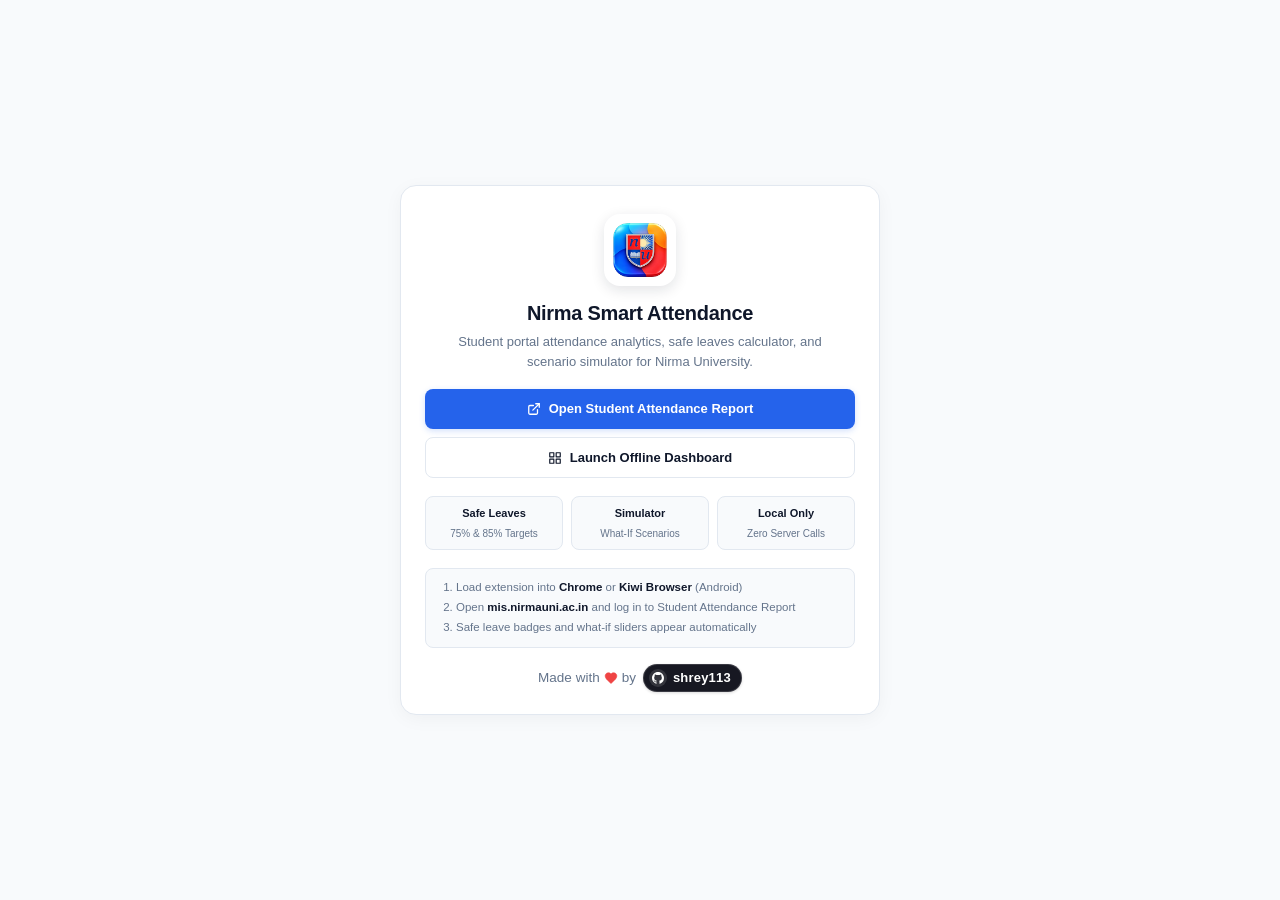
<file: index.html>
<!DOCTYPE html>
<html lang="en">
<head>
  <meta charset="UTF-8">
  <meta name="viewport" content="width=device-width, initial-scale=1.0">
  <title>Nirma Smart Attendance</title>
  <link rel="icon" type="image/png" href="assets/icons/icon32.png">
  <style>
    :root {
      --bg: #f8fafc;
      --card-bg: #ffffff;
      --text-main: #0f172a;
      --text-muted: #64748b;
      --border: #e2e8f0;
      --primary: #2563eb;
      --primary-hover: #1d4ed8;
      --safe-bg: #ecfdf5;
      --safe-text: #059669;
      --safe-border: #a7f3d0;
    }

    * {
      box-sizing: border-box;
      margin: 0;
      padding: 0;
    }

    body {
      font-family: -apple-system, BlinkMacSystemFont, "Segoe UI", Roboto, Helvetica, Arial, sans-serif;
      background-color: var(--bg);
      color: var(--text-main);
      min-height: 100vh;
      min-height: 100svh;
      height: 100svh;
      display: flex;
      flex-direction: column;
      align-items: center;
      justify-content: center;
      padding: 16px;
      overflow: hidden;
      line-height: 1.5;
    }

    .card {
      background: var(--card-bg);
      border: 1px solid var(--border);
      border-radius: 16px;
      padding: 28px 24px 22px;
      width: 100%;
      max-width: 480px;
      box-shadow: 0 4px 20px -2px rgba(15, 23, 42, 0.05);
      display: flex;
      flex-direction: column;
      align-items: center;
      text-align: center;
    }

    .app-icon {
      width: 72px;
      height: 72px;
      border-radius: 16px;
      object-fit: contain;
      box-shadow: 0 4px 14px rgba(15, 23, 42, 0.12);
      margin-bottom: 12px;
    }

    h1 {
      font-size: 20px;
      font-weight: 800;
      letter-spacing: -0.3px;
      color: var(--text-main);
      margin-bottom: 4px;
    }

    p.subtitle {
      font-size: 13px;
      color: var(--text-muted);
      max-width: 380px;
      margin-bottom: 18px;
    }

    .actions {
      display: flex;
      flex-direction: column;
      gap: 8px;
      width: 100%;
      margin-bottom: 18px;
    }

    .btn {
      display: inline-flex;
      align-items: center;
      justify-content: center;
      gap: 8px;
      width: 100%;
      padding: 10px 16px;
      border-radius: 8px;
      font-size: 13px;
      font-weight: 600;
      text-decoration: none;
      cursor: pointer;
      transition: all 0.15s ease;
      border: none;
    }

    .btn-primary {
      background: var(--primary);
      color: #ffffff;
      box-shadow: 0 2px 6px rgba(37, 99, 235, 0.2);
    }

    .btn-primary:hover {
      background: var(--primary-hover);
      transform: translateY(-1px);
    }

    .btn-secondary {
      background: #ffffff;
      color: var(--text-main);
      border: 1px solid var(--border);
    }

    .btn-secondary:hover {
      background: #f1f5f9;
      border-color: #cbd5e1;
    }

    .features-row {
      display: grid;
      grid-template-columns: repeat(3, 1fr);
      gap: 8px;
      width: 100%;
      margin-bottom: 18px;
    }

    .feature-pill {
      background: var(--bg);
      border: 1px solid var(--border);
      border-radius: 8px;
      padding: 8px 6px;
      display: flex;
      flex-direction: column;
      align-items: center;
      gap: 4px;
    }

    .feature-label {
      font-size: 11px;
      font-weight: 700;
      color: var(--text-main);
    }

    .feature-desc {
      font-size: 10px;
      color: var(--text-muted);
    }

    .quick-steps {
      background: #f8fafc;
      border: 1px solid var(--border);
      border-radius: 8px;
      padding: 10px 12px;
      width: 100%;
      text-align: left;
      margin-bottom: 16px;
      font-size: 11.5px;
      color: var(--text-muted);
    }

    .quick-steps ol {
      padding-left: 18px;
      display: flex;
      flex-direction: column;
      gap: 3px;
    }

    .quick-steps li strong {
      color: var(--text-main);
    }

    /* Sleek GitHub Badge in Footer */
    .unified-footer-pill {
      display: inline-flex !important;
      align-items: center;
      gap: 7px;
      line-height: 1;
      white-space: nowrap;
      flex-shrink: 0;
    }

    .footer-made-by-text {
      font-size: 13.5px;
      color: var(--text-muted);
      display: inline-flex;
      align-items: center;
      gap: 4px;
      white-space: nowrap;
    }

    .github-log-badge {
      display: inline-flex;
      align-items: center;
      gap: 6px;
      padding: 4px 10px 4px 5px;
      border-radius: 9999px;
      background: #171822;
      border: 1px solid rgba(255, 255, 255, 0.15);
      box-shadow: 0 1px 3px rgba(0, 0, 0, 0.15);
      text-decoration: none;
      cursor: pointer;
      line-height: 1;
      white-space: nowrap;
      flex-shrink: 0;
      transition: all 0.15s ease;
    }

    .github-log-badge:hover {
      background: #1e202e;
      transform: translateY(-1px);
    }

    .github-log-icon-circle {
      display: flex;
      align-items: center;
      justify-content: center;
      width: 18px;
      height: 18px;
      border-radius: 50%;
      background: rgba(255, 255, 255, 0.12);
      color: #ffffff;
      flex-shrink: 0;
    }

    .github-log-text {
      color: #ffffff;
      font-size: 13px;
      font-weight: 600;
      letter-spacing: 0.2px;
      line-height: 1;
    }

    @media (max-height: 600px) {
      body {
        padding: 8px;
      }
      .card {
        padding: 16px 18px 14px;
      }
      .app-icon {
        width: 54px;
        height: 54px;
        margin-bottom: 8px;
      }
      h1 {
        font-size: 17px;
      }
      p.subtitle {
        font-size: 12px;
        margin-bottom: 12px;
      }
      .actions {
        margin-bottom: 12px;
      }
      .features-row {
        margin-bottom: 12px;
      }
      .quick-steps {
        display: none;
      }
    }
  </style>
</head>
<body>
  <main class="card">
    <img src="assets/icons/icon128.png" alt="Nirma Smart Attendance Logo" class="app-icon">
    <h1>Nirma Smart Attendance</h1>
    <p class="subtitle">Student portal attendance analytics, safe leaves calculator, and scenario simulator for Nirma University.</p>

    <div class="actions">
      <a href="https://mis.nirmauni.ac.in/Reports/StudentAttendanceReport.aspx" target="_blank" rel="noopener" class="btn btn-primary">
        <svg width="14" height="14" viewBox="0 0 24 24" fill="none" stroke="currentColor" stroke-width="2.2" stroke-linecap="round" stroke-linejoin="round">
          <path d="M18 13v6a2 2 0 0 1-2 2H5a2 2 0 0 1-2-2V8a2 2 0 0 1 2-2h6"></path>
          <polyline points="15 3 21 3 21 9"></polyline>
          <line x1="10" y1="14" x2="21" y2="3"></line>
        </svg>
        Open Student Attendance Report
      </a>
      <a href="dashboard/dashboard.html" class="btn btn-secondary">
        <svg width="14" height="14" viewBox="0 0 24 24" fill="none" stroke="currentColor" stroke-width="2" stroke-linecap="round" stroke-linejoin="round">
          <rect x="3" y="3" width="7" height="7"></rect>
          <rect x="14" y="3" width="7" height="7"></rect>
          <rect x="14" y="14" width="7" height="7"></rect>
          <rect x="3" y="14" width="7" height="7"></rect>
        </svg>
        Launch Offline Dashboard
      </a>
    </div>

    <div class="features-row">
      <div class="feature-pill">
        <span class="feature-label">Safe Leaves</span>
        <span class="feature-desc">75% & 85% Targets</span>
      </div>
      <div class="feature-pill">
        <span class="feature-label">Simulator</span>
        <span class="feature-desc">What-If Scenarios</span>
      </div>
      <div class="feature-pill">
        <span class="feature-label">Local Only</span>
        <span class="feature-desc">Zero Server Calls</span>
      </div>
    </div>

    <div class="quick-steps">
      <ol>
        <li>Load extension into <strong>Chrome</strong> or <strong>Kiwi Browser</strong> (Android)</li>
        <li>Open <strong>mis.nirmauni.ac.in</strong> and log in to Student Attendance Report</li>
        <li>Safe leave badges and what-if sliders appear automatically</li>
      </ol>
    </div>

    <div class="unified-footer-pill">
      <span class="footer-made-by-text">Made with <svg viewBox="0 0 24 24" width="14" height="14" fill="#ef4444" stroke="#ef4444" style="vertical-align: -1px; display: inline-block;"><path d="M12 21.35l-1.45-1.32C5.4 15.36 2 12.28 2 8.5 2 5.42 4.42 3 7.5 3c1.74 0 3.41.81 4.5 2.09C13.09 3.81 14.76 3 16.5 3 19.58 3 22 5.42 22 8.5c0 3.78-3.4 6.86-8.55 11.54L12 21.35z"/></svg> by</span>
      <a href="https://github.com/shrey113/Nirma-Smart-Attendance" target="_blank" rel="noopener" class="github-log-badge" title="GitHub: shrey113">
        <span class="github-log-icon-circle">
          <svg viewBox="0 0 24 24" width="12" height="12" fill="currentColor"><path d="M12 0C5.37 0 0 5.37 0 12c0 5.31 3.435 9.795 8.205 11.385.6.105.825-.255.825-.57 0-.285-.015-1.23-.015-2.235-3.015.555-3.795-.735-4.035-1.41-.135-.345-.72-1.41-1.23-1.695-.42-.225-1.02-.78-.015-.795.945-.015 1.62.87 1.845 1.23 1.08 1.815 2.805 1.305 3.495.99.105-.78.42-1.305.765-1.605-2.67-.3-5.46-1.335-5.46-5.925 0-1.305.465-2.385 1.23-3.225-.12-.3-.54-1.53.12-3.18 0 0 1.005-.315 3.3 1.23.96-.27 1.98-.405 3-.405s2.04.135 3 .405c2.295-1.56 3.3-1.23 3.3-1.23.66 1.65.24 2.88.12 3.18.765.84 1.23 1.905 1.23 3.225 0 4.605-2.805 5.625-5.475 5.925.435.375.81 1.095.81 2.22 0 1.605-.015 2.895-.015 3.3 0 .315.225.69.825.57A12.02 12.02 0 0024 12c0-6.63-5.37-12-12-12z"/></svg>
        </span>
        <span class="github-log-text">shrey113</span>
      </a>
    </div>
  </main>
</body>
</html>
</file>
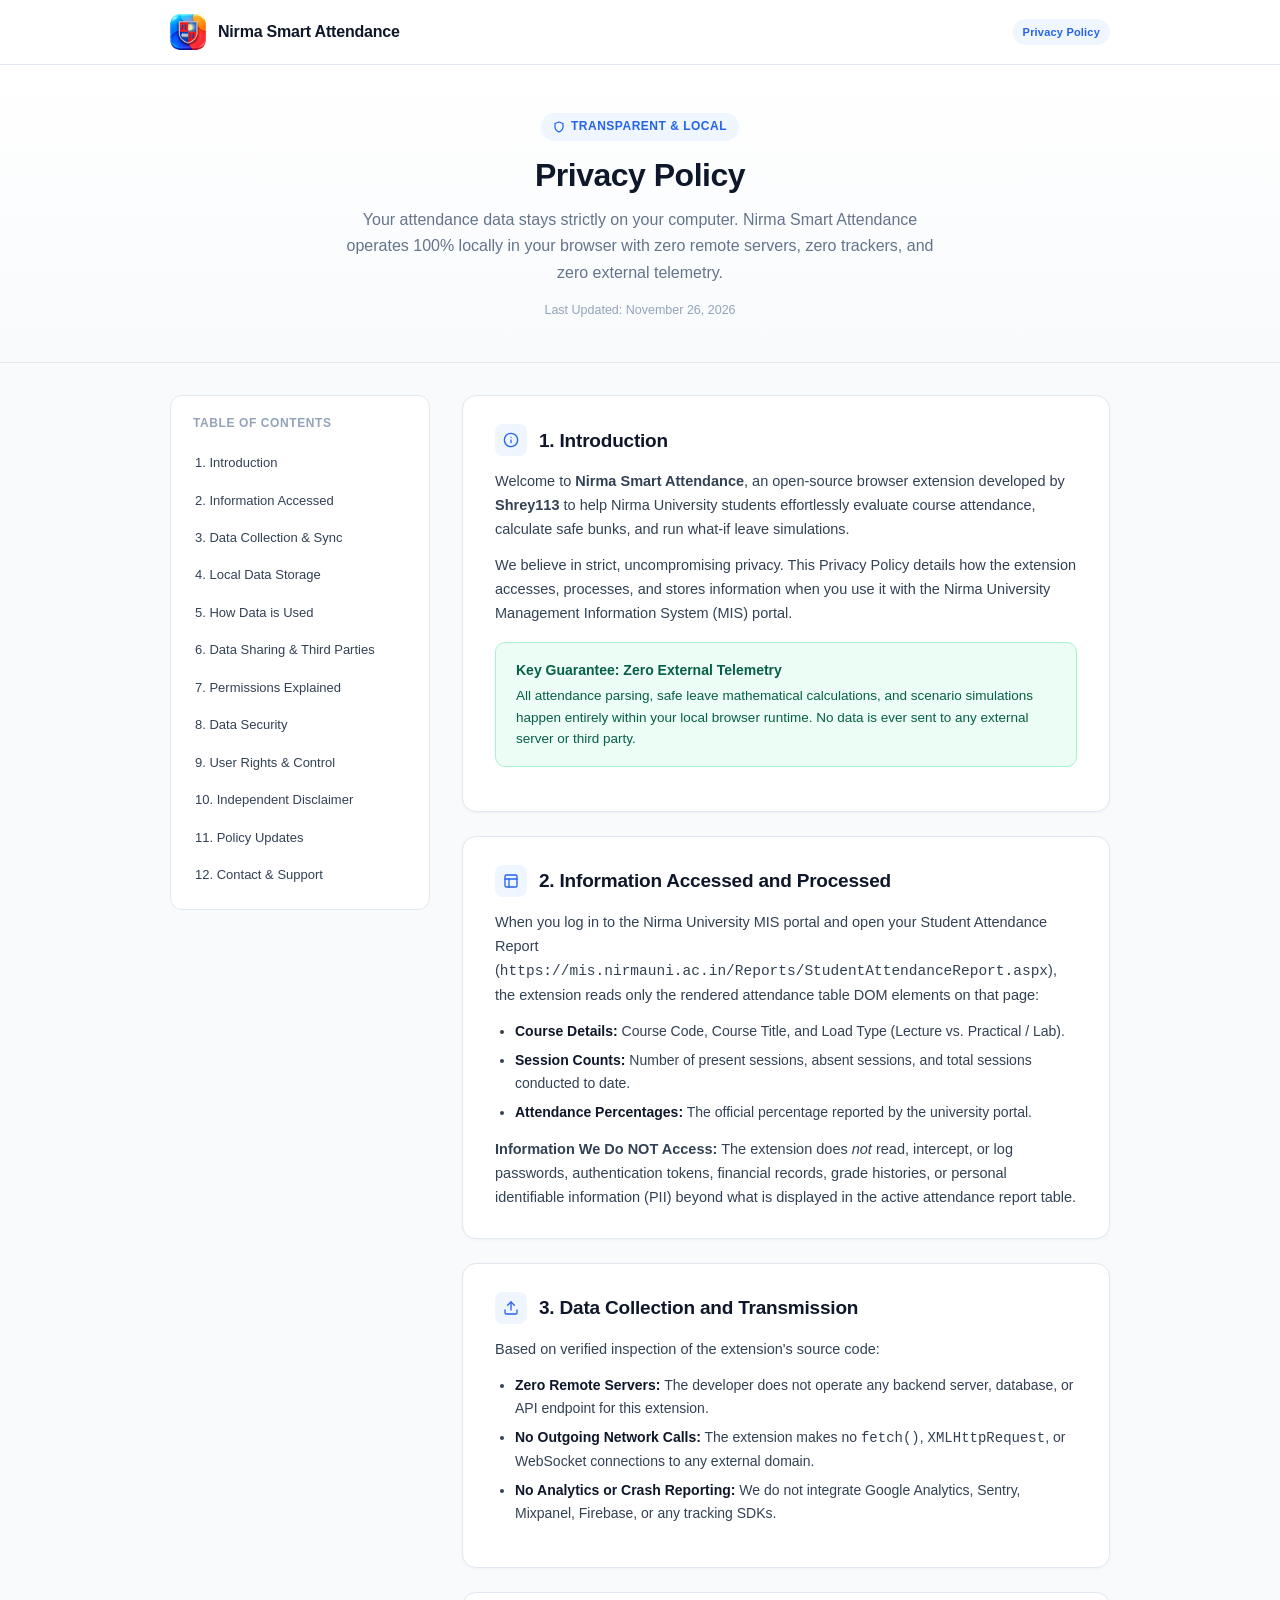
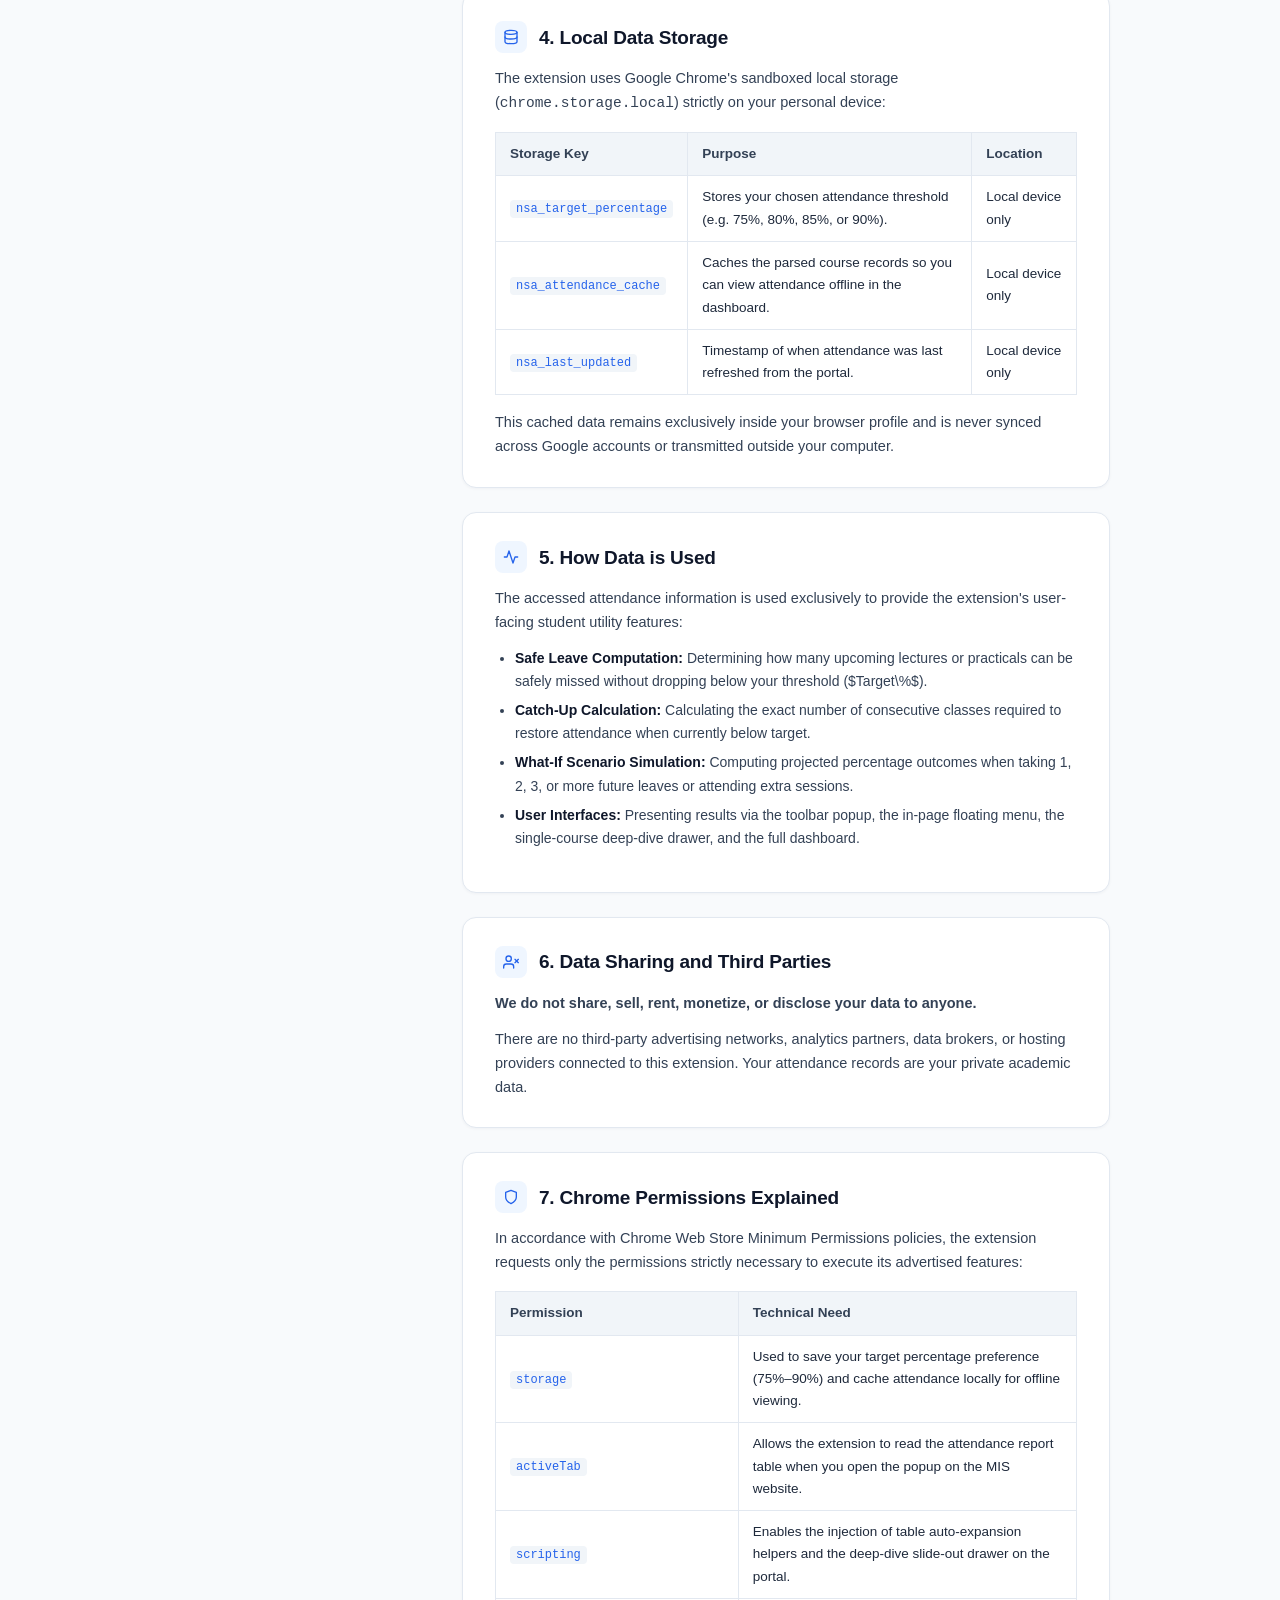
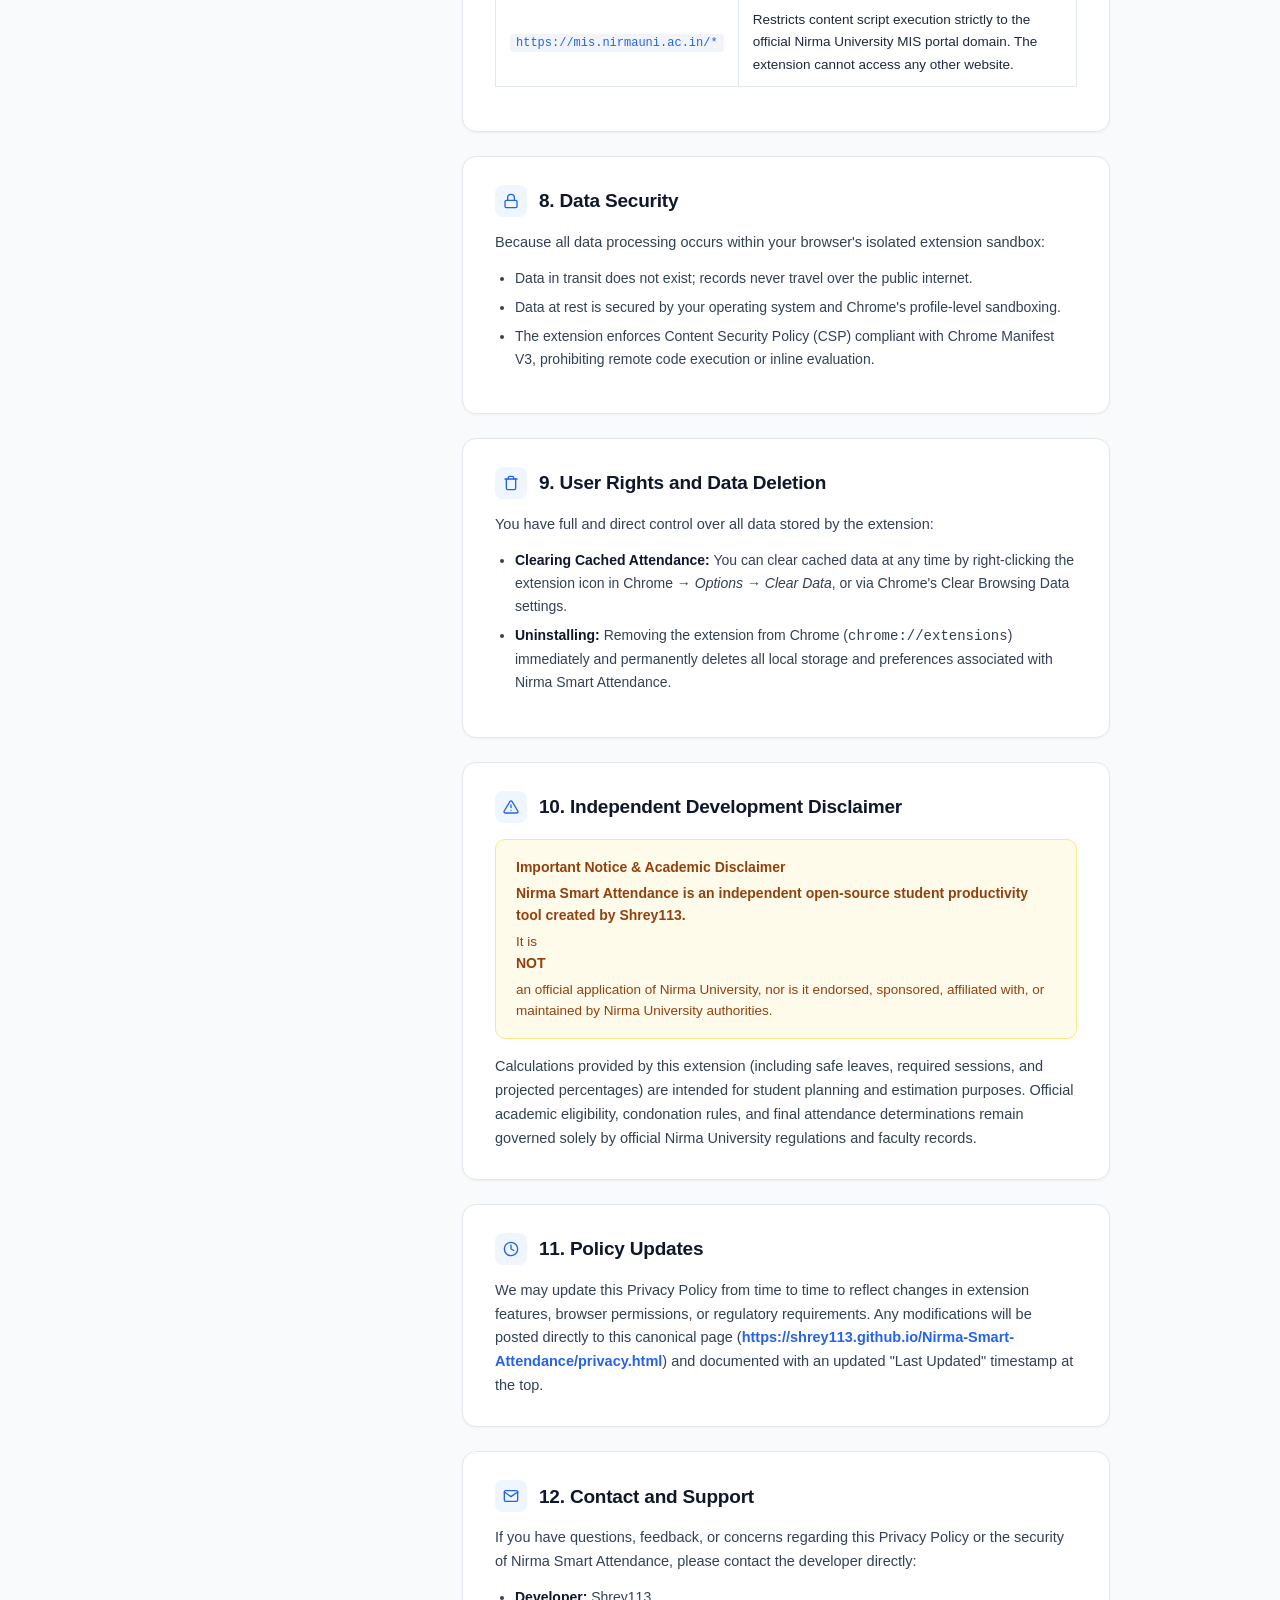
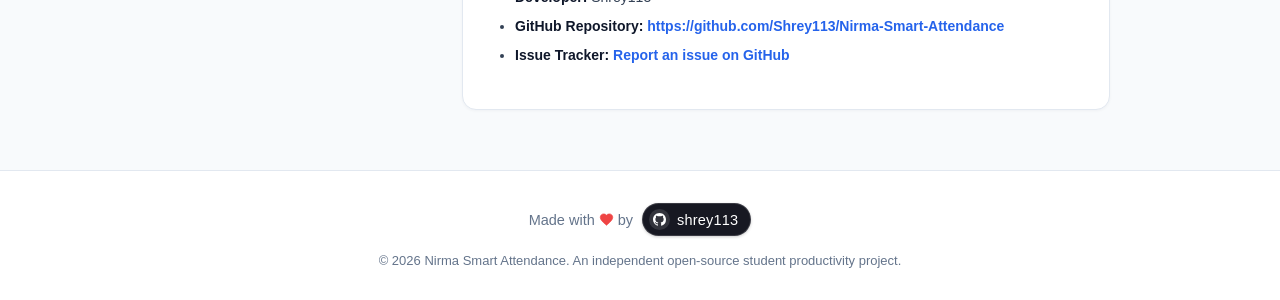
<file: privacy.html>
<!DOCTYPE html>
<html lang="en">
<head>
  <meta charset="UTF-8">
  <meta name="viewport" content="width=device-width, initial-scale=1.0">
  <title>Privacy Policy - Nirma Smart Attendance</title>
  <link rel="canonical" href="https://shrey113.github.io/Nirma-Smart-Attendance/privacy.html">
  <link rel="icon" type="image/png" href="assets/icons/icon32.png">
  <style>
    :root {
      --primary: #2563eb;
      --primary-hover: #1d4ed8;
      --primary-light: #eff6ff;
      --safe: #059669;
      --safe-bg: #ecfdf5;
      --warning: #d97706;
      --warning-bg: #fffbeb;
      --danger: #dc2626;
      --gray-50: #f8fafc;
      --gray-100: #f1f5f9;
      --gray-200: #e2e8f0;
      --gray-300: #cbd5e1;
      --gray-400: #94a3b8;
      --gray-500: #64748b;
      --gray-700: #334155;
      --gray-800: #1e293b;
      --gray-900: #0f172a;
      --font: -apple-system, BlinkMacSystemFont, "Segoe UI", Roboto, Helvetica, Arial, sans-serif;
    }

    * {
      box-sizing: border-box;
      margin: 0;
      padding: 0;
    }

    body {
      font-family: var(--font);
      background-color: var(--gray-50);
      color: var(--gray-800);
      line-height: 1.65;
      -webkit-font-smoothing: antialiased;
    }

    /* Top Navigation Bar */
    .nav-bar {
      background: #ffffff;
      border-bottom: 1px solid var(--gray-200);
      position: sticky;
      top: 0;
      z-index: 50;
      backdrop-filter: blur(8px);
    }

    .nav-container {
      max-width: 980px;
      margin: 0 auto;
      padding: 14px 20px;
      display: flex;
      align-items: center;
      justify-content: space-between;
    }

    .nav-brand {
      display: flex;
      align-items: center;
      gap: 12px;
      text-decoration: none;
      color: var(--gray-900);
    }

    .nav-logo {
      width: 36px;
      height: 36px;
      border-radius: 9px;
      object-fit: contain;
    }

    .nav-title {
      font-size: 16px;
      font-weight: 700;
      letter-spacing: -0.2px;
    }

    .nav-badge {
      background: var(--primary-light);
      color: var(--primary);
      font-size: 11px;
      font-weight: 700;
      padding: 4px 10px;
      border-radius: 9999px;
      letter-spacing: 0.2px;
    }

    /* Hero Banner */
    .hero-section {
      background: linear-gradient(180deg, #ffffff 0%, var(--gray-50) 100%);
      border-bottom: 1px solid var(--gray-200);
      padding: 48px 20px 40px;
      text-align: center;
    }

    .hero-container {
      max-width: 780px;
      margin: 0 auto;
    }

    .hero-tag {
      display: inline-flex;
      align-items: center;
      gap: 6px;
      background: var(--primary-light);
      color: var(--primary);
      padding: 4px 12px;
      border-radius: 9999px;
      font-size: 12px;
      font-weight: 700;
      text-transform: uppercase;
      letter-spacing: 0.5px;
      margin-bottom: 14px;
    }

    .hero-title {
      font-size: 32px;
      font-weight: 800;
      color: var(--gray-900);
      letter-spacing: -0.5px;
      line-height: 1.25;
      margin-bottom: 12px;
    }

    .hero-subtitle {
      font-size: 16px;
      color: var(--gray-500);
      max-width: 620px;
      margin: 0 auto;
    }

    .last-updated {
      display: inline-block;
      margin-top: 14px;
      font-size: 12.5px;
      color: var(--gray-400);
      font-weight: 500;
    }

    /* Main Content Container */
    .main-container {
      max-width: 980px;
      margin: 32px auto 60px;
      padding: 0 20px;
      display: grid;
      grid-template-columns: 260px 1fr;
      gap: 32px;
    }

    /* Table of Contents Sidebar */
    .sidebar {
      position: sticky;
      top: 80px;
      height: fit-content;
      background: #ffffff;
      border: 1px solid var(--gray-200);
      border-radius: 12px;
      padding: 18px 14px;
    }

    .sidebar-title {
      font-size: 12px;
      font-weight: 700;
      text-transform: uppercase;
      letter-spacing: 0.6px;
      color: var(--gray-400);
      margin-bottom: 12px;
      padding-left: 8px;
    }

    .toc-list {
      list-style: none;
      display: flex;
      flex-direction: column;
      gap: 4px;
    }

    .toc-link {
      display: block;
      padding: 6px 10px;
      color: var(--gray-700);
      text-decoration: none;
      font-size: 13px;
      font-weight: 500;
      border-radius: 6px;
      transition: all 0.15s ease;
    }

    .toc-link:hover {
      background: var(--primary-light);
      color: var(--primary);
    }

    /* Content Cards */
    .content-area {
      display: flex;
      flex-direction: column;
      gap: 24px;
    }

    .card {
      background: #ffffff;
      border: 1px solid var(--gray-200);
      border-radius: 14px;
      padding: 28px 32px;
      box-shadow: 0 1px 3px rgba(15, 23, 42, 0.04);
    }

    .card-header {
      display: flex;
      align-items: center;
      gap: 12px;
      margin-bottom: 14px;
    }

    .card-icon {
      width: 32px;
      height: 32px;
      border-radius: 8px;
      background: var(--primary-light);
      color: var(--primary);
      display: flex;
      align-items: center;
      justify-content: center;
      flex-shrink: 0;
    }

    .card-title {
      font-size: 19px;
      font-weight: 700;
      color: var(--gray-900);
      letter-spacing: -0.2px;
    }

    .card p {
      font-size: 14.5px;
      color: var(--gray-700);
      margin-bottom: 12px;
      line-height: 1.65;
    }

    .card p:last-child {
      margin-bottom: 0;
    }

    .card ul {
      margin: 10px 0 14px 20px;
      font-size: 14px;
      color: var(--gray-700);
      display: flex;
      flex-direction: column;
      gap: 6px;
    }

    .card li strong {
      color: var(--gray-900);
    }

    /* Callout & Disclaimer Boxes */
    .callout {
      border-radius: 10px;
      padding: 16px 20px;
      margin: 16px 0;
      font-size: 13.5px;
      line-height: 1.6;
    }

    .callout-safe {
      background: var(--safe-bg);
      border: 1px solid #a7f3d0;
      color: #065f46;
    }

    .callout-warning {
      background: var(--warning-bg);
      border: 1px solid #fde68a;
      color: #92400e;
    }

    .callout-info {
      background: var(--primary-light);
      border: 1px solid #bfdbfe;
      color: #1e40af;
    }

    .callout strong {
      display: block;
      margin-bottom: 4px;
      font-size: 14px;
    }

    /* Table within policy */
    .policy-table {
      width: 100%;
      border-collapse: collapse;
      margin: 16px 0;
      font-size: 13.5px;
    }

    .policy-table th,
    .policy-table td {
      padding: 10px 14px;
      border: 1px solid var(--gray-200);
      text-align: left;
    }

    .policy-table th {
      background: var(--gray-100);
      color: var(--gray-700);
      font-weight: 600;
    }

    .policy-table td code {
      background: var(--gray-100);
      padding: 2px 6px;
      border-radius: 4px;
      font-size: 12px;
      font-family: ui-monospace, Menlo, Consolas, monospace;
      color: var(--primary);
    }

    /* Footer */
    .site-footer {
      background: #ffffff;
      border-top: 1px solid var(--gray-200);
      padding: 32px 20px;
      text-align: center;
      font-size: 13px;
      color: var(--gray-500);
    }

    .footer-container {
      max-width: 980px;
      margin: 0 auto;
      display: flex;
      flex-direction: column;
      align-items: center;
      gap: 14px;
    }

    .unified-footer-pill {
      display: inline-flex;
      align-items: center;
      gap: 9px;
      line-height: 1;
      white-space: nowrap;
    }

    .footer-made-by-text {
      font-size: 14.5px;
      font-weight: 500;
      color: var(--gray-500);
      display: inline-flex;
      align-items: center;
      gap: 4px;
    }

    .github-log-badge {
      display: inline-flex;
      align-items: center;
      gap: 7px;
      padding: 5px 12px 5px 6px;
      border-radius: 9999px;
      background: #171822;
      border: 1px solid rgba(255, 255, 255, 0.15);
      box-shadow: 0 1px 3px rgba(0, 0, 0, 0.2);
      text-decoration: none;
      cursor: pointer;
      line-height: 1;
      transition: all 0.15s ease;
    }

    .github-log-badge:hover {
      background: #1e202e;
      transform: translateY(-1px);
    }

    .github-log-icon-circle {
      display: flex;
      align-items: center;
      justify-content: center;
      width: 21px;
      height: 21px;
      border-radius: 50%;
      background: rgba(255, 255, 255, 0.12);
      color: #ffffff;
      flex-shrink: 0;
    }

    .github-log-text {
      color: #ffffff;
      font-size: 14.5px;
      font-weight: 500;
      letter-spacing: 0.2px;
      line-height: 1;
    }

    /* Responsive */
    @media (max-width: 768px) {
      .main-container {
        grid-template-columns: 1fr;
        margin-top: 20px;
      }

      .sidebar {
        display: none;
      }

      .card {
        padding: 22px 18px;
      }

      .hero-title {
        font-size: 26px;
      }

      .hero-subtitle {
        font-size: 14.5px;
      }
    }
  </style>
</head>
<body>

  <!-- Top Navigation Bar -->
  <nav class="nav-bar">
    <div class="nav-container">
      <a href="https://github.com/Shrey113/Nirma-Smart-Attendance" class="nav-brand" target="_blank" rel="noopener">
        <img src="assets/icons/icon48.png" alt="Logo" class="nav-logo">
        <span class="nav-title">Nirma Smart Attendance</span>
      </a>
      <span class="nav-badge">Privacy Policy</span>
    </div>
  </nav>

  <!-- Hero Header -->
  <header class="hero-section">
    <div class="hero-container">
      <span class="hero-tag">
        <svg width="12" height="12" viewBox="0 0 24 24" fill="none" stroke="currentColor" stroke-width="2.5" stroke-linecap="round" stroke-linejoin="round"><path d="M12 22s8-4 8-10V5l-8-3-8 3v7c0 6 8 10 8 10z"></path></svg>
        Transparent &amp; Local
      </span>
      <h1 class="hero-title">Privacy Policy</h1>
      <p class="hero-subtitle">
        Your attendance data stays strictly on your computer. Nirma Smart Attendance operates 100% locally in your browser with zero remote servers, zero trackers, and zero external telemetry.
      </p>
      <span class="last-updated">Last Updated: November 26, 2026</span>
    </div>
  </header>

  <!-- Main Content Layout -->
  <main class="main-container">

    <!-- Table of Contents Sidebar -->
    <aside class="sidebar">
      <div class="sidebar-title">Table of Contents</div>
      <ul class="toc-list">
        <li><a href="#introduction" class="toc-link">1. Introduction</a></li>
        <li><a href="#information-accessed" class="toc-link">2. Information Accessed</a></li>
        <li><a href="#data-collection" class="toc-link">3. Data Collection &amp; Sync</a></li>
        <li><a href="#data-storage" class="toc-link">4. Local Data Storage</a></li>
        <li><a href="#data-usage" class="toc-link">5. How Data is Used</a></li>
        <li><a href="#data-sharing" class="toc-link">6. Data Sharing &amp; Third Parties</a></li>
        <li><a href="#permissions" class="toc-link">7. Permissions Explained</a></li>
        <li><a href="#security" class="toc-link">8. Data Security</a></li>
        <li><a href="#user-rights" class="toc-link">9. User Rights &amp; Control</a></li>
        <li><a href="#disclaimer" class="toc-link">10. Independent Disclaimer</a></li>
        <li><a href="#policy-updates" class="toc-link">11. Policy Updates</a></li>
        <li><a href="#contact" class="toc-link">12. Contact &amp; Support</a></li>
      </ul>
    </aside>

    <!-- Main Content Area -->
    <div class="content-area">

      <!-- 1. Introduction -->
      <section class="card" id="introduction">
        <div class="card-header">
          <div class="card-icon">
            <svg width="16" height="16" viewBox="0 0 24 24" fill="none" stroke="currentColor" stroke-width="2" stroke-linecap="round" stroke-linejoin="round"><circle cx="12" cy="12" r="10"></circle><line x1="12" y1="16" x2="12" y2="12"></line><line x1="12" y1="8" x2="12.01" y2="8"></line></svg>
          </div>
          <h2 class="card-title">1. Introduction</h2>
        </div>
        <p>
          Welcome to <strong>Nirma Smart Attendance</strong>, an open-source browser extension developed by <strong>Shrey113</strong> to help Nirma University students effortlessly evaluate course attendance, calculate safe bunks, and run what-if leave simulations.
        </p>
        <p>
          We believe in strict, uncompromising privacy. This Privacy Policy details how the extension accesses, processes, and stores information when you use it with the Nirma University Management Information System (MIS) portal.
        </p>
        <div class="callout callout-safe">
          <strong>Key Guarantee: Zero External Telemetry</strong>
          All attendance parsing, safe leave mathematical calculations, and scenario simulations happen entirely within your local browser runtime. No data is ever sent to any external server or third party.
        </div>
      </section>

      <!-- 2. Information Accessed & Processed -->
      <section class="card" id="information-accessed">
        <div class="card-header">
          <div class="card-icon">
            <svg width="16" height="16" viewBox="0 0 24 24" fill="none" stroke="currentColor" stroke-width="2" stroke-linecap="round" stroke-linejoin="round"><rect x="3" y="3" width="18" height="18" rx="2" ry="2"></rect><line x1="3" y1="9" x2="21" y2="9"></line><line x1="9" y1="21" x2="9" y2="9"></line></svg>
          </div>
          <h2 class="card-title">2. Information Accessed and Processed</h2>
        </div>
        <p>
          When you log in to the Nirma University MIS portal and open your Student Attendance Report (<code>https://mis.nirmauni.ac.in/Reports/StudentAttendanceReport.aspx</code>), the extension reads only the rendered attendance table DOM elements on that page:
        </p>
        <ul>
          <li><strong>Course Details:</strong> Course Code, Course Title, and Load Type (Lecture vs. Practical / Lab).</li>
          <li><strong>Session Counts:</strong> Number of present sessions, absent sessions, and total sessions conducted to date.</li>
          <li><strong>Attendance Percentages:</strong> The official percentage reported by the university portal.</li>
        </ul>
        <p>
          <strong>Information We Do NOT Access:</strong> The extension does <em>not</em> read, intercept, or log passwords, authentication tokens, financial records, grade histories, or personal identifiable information (PII) beyond what is displayed in the active attendance report table.
        </p>
      </section>

      <!-- 3. Data Collection & Transmission -->
      <section class="card" id="data-collection">
        <div class="card-header">
          <div class="card-icon">
            <svg width="16" height="16" viewBox="0 0 24 24" fill="none" stroke="currentColor" stroke-width="2" stroke-linecap="round" stroke-linejoin="round"><path d="M21 15v4a2 2 0 0 1-2 2H5a2 2 0 0 1-2-2v-4"></path><polyline points="17 8 12 3 7 8"></polyline><line x1="12" y1="3" x2="12" y2="15"></line></svg>
          </div>
          <h2 class="card-title">3. Data Collection and Transmission</h2>
        </div>
        <p>
          Based on verified inspection of the extension's source code:
        </p>
        <ul>
          <li><strong>Zero Remote Servers:</strong> The developer does not operate any backend server, database, or API endpoint for this extension.</li>
          <li><strong>No Outgoing Network Calls:</strong> The extension makes no <code>fetch()</code>, <code>XMLHttpRequest</code>, or WebSocket connections to any external domain.</li>
          <li><strong>No Analytics or Crash Reporting:</strong> We do not integrate Google Analytics, Sentry, Mixpanel, Firebase, or any tracking SDKs.</li>
        </ul>
      </section>

      <!-- 4. Data Storage -->
      <section class="card" id="data-storage">
        <div class="card-header">
          <div class="card-icon">
            <svg width="16" height="16" viewBox="0 0 24 24" fill="none" stroke="currentColor" stroke-width="2" stroke-linecap="round" stroke-linejoin="round"><ellipse cx="12" cy="5" rx="9" ry="3"></ellipse><path d="M21 12c0 1.66-4 3-9 3s-9-1.34-9-3"></path><path d="M3 5v14c0 1.66 4 3 9 3s9-1.34 9-3V5"></path></svg>
          </div>
          <h2 class="card-title">4. Local Data Storage</h2>
        </div>
        <p>
          The extension uses Google Chrome's sandboxed local storage (<code>chrome.storage.local</code>) strictly on your personal device:
        </p>
        <table class="policy-table">
          <thead>
            <tr>
              <th>Storage Key</th>
              <th>Purpose</th>
              <th>Location</th>
            </tr>
          </thead>
          <tbody>
            <tr>
              <td><code>nsa_target_percentage</code></td>
              <td>Stores your chosen attendance threshold (e.g. 75%, 80%, 85%, or 90%).</td>
              <td>Local device only</td>
            </tr>
            <tr>
              <td><code>nsa_attendance_cache</code></td>
              <td>Caches the parsed course records so you can view attendance offline in the dashboard.</td>
              <td>Local device only</td>
            </tr>
            <tr>
              <td><code>nsa_last_updated</code></td>
              <td>Timestamp of when attendance was last refreshed from the portal.</td>
              <td>Local device only</td>
            </tr>
          </tbody>
        </table>
        <p>
          This cached data remains exclusively inside your browser profile and is never synced across Google accounts or transmitted outside your computer.
        </p>
      </section>

      <!-- 5. Data Usage -->
      <section class="card" id="data-usage">
        <div class="card-header">
          <div class="card-icon">
            <svg width="16" height="16" viewBox="0 0 24 24" fill="none" stroke="currentColor" stroke-width="2" stroke-linecap="round" stroke-linejoin="round"><polyline points="22 12 18 12 15 21 9 3 6 12 2 12"></polyline></svg>
          </div>
          <h2 class="card-title">5. How Data is Used</h2>
        </div>
        <p>
          The accessed attendance information is used exclusively to provide the extension's user-facing student utility features:
        </p>
        <ul>
          <li><strong>Safe Leave Computation:</strong> Determining how many upcoming lectures or practicals can be safely missed without dropping below your threshold ($Target\%$).</li>
          <li><strong>Catch-Up Calculation:</strong> Calculating the exact number of consecutive classes required to restore attendance when currently below target.</li>
          <li><strong>What-If Scenario Simulation:</strong> Computing projected percentage outcomes when taking 1, 2, 3, or more future leaves or attending extra sessions.</li>
          <li><strong>User Interfaces:</strong> Presenting results via the toolbar popup, the in-page floating menu, the single-course deep-dive drawer, and the full dashboard.</li>
        </ul>
      </section>

      <!-- 6. Data Sharing & Third Parties -->
      <section class="card" id="data-sharing">
        <div class="card-header">
          <div class="card-icon">
            <svg width="16" height="16" viewBox="0 0 24 24" fill="none" stroke="currentColor" stroke-width="2" stroke-linecap="round" stroke-linejoin="round"><path d="M16 21v-2a4 4 0 0 0-4-4H5a4 4 0 0 0-4 4v2"></path><circle cx="8.5" cy="7" r="4"></circle><line x1="18" y1="8" x2="23" y2="13"></line><line x1="23" y1="8" x2="18" y2="13"></line></svg>
          </div>
          <h2 class="card-title">6. Data Sharing and Third Parties</h2>
        </div>
        <p>
          <strong>We do not share, sell, rent, monetize, or disclose your data to anyone.</strong>
        </p>
        <p>
          There are no third-party advertising networks, analytics partners, data brokers, or hosting providers connected to this extension. Your attendance records are your private academic data.
        </p>
      </section>

      <!-- 7. Permissions Explained -->
      <section class="card" id="permissions">
        <div class="card-header">
          <div class="card-icon">
            <svg width="16" height="16" viewBox="0 0 24 24" fill="none" stroke="currentColor" stroke-width="2" stroke-linecap="round" stroke-linejoin="round"><path d="M12 22s8-4 8-10V5l-8-3-8 3v7c0 6 8 10 8 10z"></path></svg>
          </div>
          <h2 class="card-title">7. Chrome Permissions Explained</h2>
        </div>
        <p>
          In accordance with Chrome Web Store Minimum Permissions policies, the extension requests only the permissions strictly necessary to execute its advertised features:
        </p>
        <table class="policy-table">
          <thead>
            <tr>
              <th>Permission</th>
              <th>Technical Need</th>
            </tr>
          </thead>
          <tbody>
            <tr>
              <td><code>storage</code></td>
              <td>Used to save your target percentage preference (75%–90%) and cache attendance locally for offline viewing.</td>
            </tr>
            <tr>
              <td><code>activeTab</code></td>
              <td>Allows the extension to read the attendance report table when you open the popup on the MIS website.</td>
            </tr>
            <tr>
              <td><code>scripting</code></td>
              <td>Enables the injection of table auto-expansion helpers and the deep-dive slide-out drawer on the portal.</td>
            </tr>
            <tr>
              <td><code>https://mis.nirmauni.ac.in/*</code></td>
              <td>Restricts content script execution strictly to the official Nirma University MIS portal domain. The extension cannot access any other website.</td>
            </tr>
          </tbody>
        </table>
      </section>

      <!-- 8. Data Security -->
      <section class="card" id="security">
        <div class="card-header">
          <div class="card-icon">
            <svg width="16" height="16" viewBox="0 0 24 24" fill="none" stroke="currentColor" stroke-width="2" stroke-linecap="round" stroke-linejoin="round"><rect x="3" y="11" width="18" height="11" rx="2" ry="2"></rect><path d="M7 11V7a5 5 0 0 1 10 0v4"></path></svg>
          </div>
          <h2 class="card-title">8. Data Security</h2>
        </div>
        <p>
          Because all data processing occurs within your browser's isolated extension sandbox:
        </p>
        <ul>
          <li>Data in transit does not exist; records never travel over the public internet.</li>
          <li>Data at rest is secured by your operating system and Chrome's profile-level sandboxing.</li>
          <li>The extension enforces Content Security Policy (CSP) compliant with Chrome Manifest V3, prohibiting remote code execution or inline evaluation.</li>
        </ul>
      </section>

      <!-- 9. User Rights & Data Deletion -->
      <section class="card" id="user-rights">
        <div class="card-header">
          <div class="card-icon">
            <svg width="16" height="16" viewBox="0 0 24 24" fill="none" stroke="currentColor" stroke-width="2" stroke-linecap="round" stroke-linejoin="round"><polyline points="3 6 5 6 21 6"></polyline><path d="M19 6v14a2 2 0 0 1-2 2H7a2 2 0 0 1-2-2V6m3 0V4a2 2 0 0 1 2-2h4a2 2 0 0 1 2 2v2"></path></svg>
          </div>
          <h2 class="card-title">9. User Rights and Data Deletion</h2>
        </div>
        <p>
          You have full and direct control over all data stored by the extension:
        </p>
        <ul>
          <li><strong>Clearing Cached Attendance:</strong> You can clear cached data at any time by right-clicking the extension icon in Chrome &rarr; <em>Options</em> &rarr; <em>Clear Data</em>, or via Chrome's Clear Browsing Data settings.</li>
          <li><strong>Uninstalling:</strong> Removing the extension from Chrome (<code>chrome://extensions</code>) immediately and permanently deletes all local storage and preferences associated with Nirma Smart Attendance.</li>
        </ul>
      </section>

      <!-- 10. Independent Disclaimer -->
      <section class="card" id="disclaimer">
        <div class="card-header">
          <div class="card-icon">
            <svg width="16" height="16" viewBox="0 0 24 24" fill="none" stroke="currentColor" stroke-width="2" stroke-linecap="round" stroke-linejoin="round"><path d="M10.29 3.86L1.82 18a2 2 0 0 0 1.71 3h16.94a2 2 0 0 0 1.71-3L13.71 3.86a2 2 0 0 0-3.42 0z"></path><line x1="12" y1="9" x2="12" y2="13"></line><line x1="12" y1="17" x2="12.01" y2="17"></line></svg>
          </div>
          <h2 class="card-title">10. Independent Development Disclaimer</h2>
        </div>
        <div class="callout callout-warning">
          <strong>Important Notice &amp; Academic Disclaimer</strong>
          <strong>Nirma Smart Attendance is an independent open-source student productivity tool created by Shrey113.</strong> It is <strong>NOT</strong> an official application of Nirma University, nor is it endorsed, sponsored, affiliated with, or maintained by Nirma University authorities.
        </div>
        <p>
          Calculations provided by this extension (including safe leaves, required sessions, and projected percentages) are intended for student planning and estimation purposes. Official academic eligibility, condonation rules, and final attendance determinations remain governed solely by official Nirma University regulations and faculty records.
        </p>
      </section>

      <!-- 11. Policy Updates -->
      <section class="card" id="policy-updates">
        <div class="card-header">
          <div class="card-icon">
            <svg width="16" height="16" viewBox="0 0 24 24" fill="none" stroke="currentColor" stroke-width="2" stroke-linecap="round" stroke-linejoin="round"><circle cx="12" cy="12" r="10"></circle><polyline points="12 6 12 12 16 14"></polyline></svg>
          </div>
          <h2 class="card-title">11. Policy Updates</h2>
        </div>
        <p>
          We may update this Privacy Policy from time to time to reflect changes in extension features, browser permissions, or regulatory requirements. Any modifications will be posted directly to this canonical page (<a href="https://shrey113.github.io/Nirma-Smart-Attendance/privacy.html" target="_blank" rel="noopener" style="color: var(--primary); text-decoration: none; font-weight: 600;">https://shrey113.github.io/Nirma-Smart-Attendance/privacy.html</a>) and documented with an updated "Last Updated" timestamp at the top.
        </p>
      </section>

      <!-- 12. Contact Information -->
      <section class="card" id="contact">
        <div class="card-header">
          <div class="card-icon">
            <svg width="16" height="16" viewBox="0 0 24 24" fill="none" stroke="currentColor" stroke-width="2" stroke-linecap="round" stroke-linejoin="round"><path d="M4 4h16c1.1 0 2 .9 2 2v12c0 1.1-.9 2-2 2H4c-1.1 0-2-.9-2-2V6c0-1.1.9-2 2-2z"></path><polyline points="22,6 12,13 2,6"></polyline></svg>
          </div>
          <h2 class="card-title">12. Contact and Support</h2>
        </div>
        <p>
          If you have questions, feedback, or concerns regarding this Privacy Policy or the security of Nirma Smart Attendance, please contact the developer directly:
        </p>
        <ul>
          <li><strong>Developer:</strong> Shrey113</li>
          <li><strong>GitHub Repository:</strong> <a href="https://github.com/Shrey113/Nirma-Smart-Attendance" target="_blank" rel="noopener" style="color: var(--primary); text-decoration: none; font-weight: 600;">https://github.com/Shrey113/Nirma-Smart-Attendance</a></li>
          <li><strong>Issue Tracker:</strong> <a href="https://github.com/Shrey113/Nirma-Smart-Attendance/issues" target="_blank" rel="noopener" style="color: var(--primary); text-decoration: none; font-weight: 600;">Report an issue on GitHub</a></li>
        </ul>
      </section>

    </div>
  </main>

  <!-- Site Footer -->
  <footer class="site-footer">
    <div class="footer-container">
      <div class="unified-footer-pill">
        <span class="footer-made-by-text">Made with <svg viewBox="0 0 24 24" width="15" height="15" fill="#ef4444" stroke="#ef4444" style="vertical-align: -1px; display: inline-block;"><path d="M12 21.35l-1.45-1.32C5.4 15.36 2 12.28 2 8.5 2 5.42 4.42 3 7.5 3c1.74 0 3.41.81 4.5 2.09C13.09 3.81 14.76 3 16.5 3 19.58 3 22 5.42 22 8.5c0 3.78-3.4 6.86-8.55 11.54L12 21.35z"/></svg> by</span>
        <a href="https://github.com/Shrey113/Nirma-Smart-Attendance" target="_blank" rel="noopener" class="github-log-badge" title="GitHub: shrey113">
          <span class="github-log-icon-circle">
            <svg viewBox="0 0 24 24" width="13" height="13" fill="currentColor"><path d="M12 0C5.37 0 0 5.37 0 12c0 5.31 3.435 9.795 8.205 11.385.6.105.825-.255.825-.57 0-.285-.015-1.23-.015-2.235-3.015.555-3.795-.735-4.035-1.41-.135-.345-.72-1.41-1.23-1.695-.42-.225-1.02-.78-.015-.795.945-.015 1.62.87 1.845 1.23 1.08 1.815 2.805 1.305 3.495.99.105-.78.42-1.305.765-1.605-2.67-.3-5.46-1.335-5.46-5.925 0-1.305.465-2.385 1.23-3.225-.12-.3-.54-1.53.12-3.18 0 0 1.005-.315 3.3 1.23.96-.27 1.98-.405 3-.405s2.04.135 3 .405c2.295-1.56 3.3-1.23 3.3-1.23.66 1.65.24 2.88.12 3.18.765.84 1.23 1.905 1.23 3.225 0 4.605-2.805 5.625-5.475 5.925.435.375.81 1.095.81 2.22 0 1.605-.015 2.895-.015 3.3 0 .315.225.69.825.57A12.02 12.02 0 0024 12c0-6.63-5.37-12-12-12z"/></svg>
          </span>
          <span class="github-log-text">shrey113</span>
        </a>
      </div>
      <p>&copy; 2026 Nirma Smart Attendance. An independent open-source student productivity project.</p>
    </div>
  </footer>

</body>
</html>
</file>
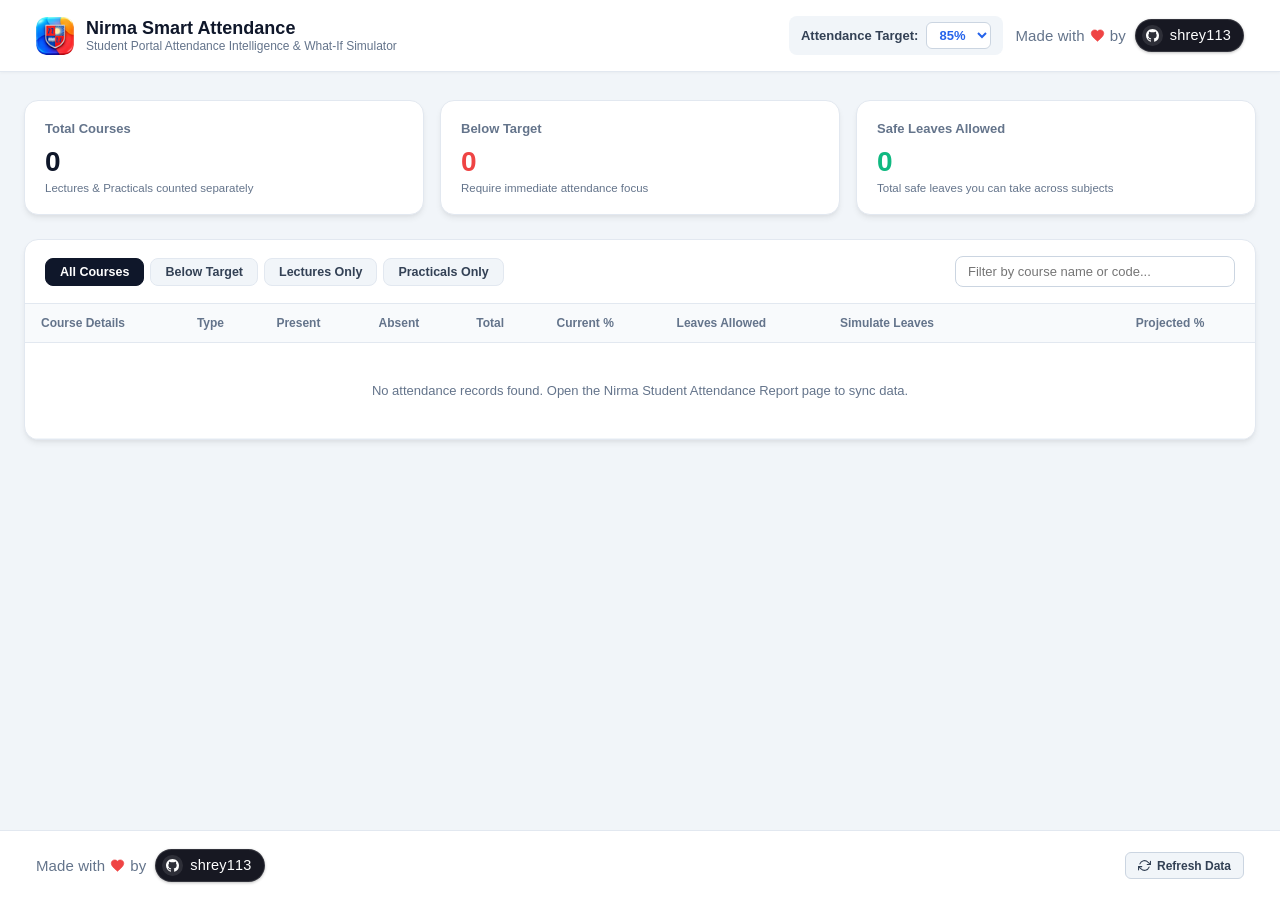
<file: dashboard/dashboard.html>
<!DOCTYPE html>
<html lang="en">
<head>
  <meta charset="UTF-8">
  <meta name="viewport" content="width=device-width, initial-scale=1.0">
  <title>Nirma Smart Attendance - Intelligence Dashboard</title>
  <link rel="icon" type="image/png" href="../assets/icons/icon32.png">
  <link rel="stylesheet" href="dashboard.css">
</head>
<body>
  <div class="nsa-app">
    <!-- Top Navigation Bar -->
    <header class="nsa-topbar">
      <div class="nsa-brand">
        <img src="../assets/icons/icon48.png" class="nsa-brand-icon" alt="Nirma Smart Attendance">
        <div>
          <h1 class="nsa-brand-title">Nirma Smart Attendance</h1>
          <p class="nsa-brand-desc">Student Portal Attendance Intelligence & What-If Simulator</p>
        </div>
      </div>
      <div class="nsa-topbar-actions">
        <div class="nsa-target-control">
          <label for="dashTargetSelect">Attendance Target:</label>
          <select id="dashTargetSelect" class="nsa-select">
            <option value="75">75%</option>
            <option value="80">80%</option>
            <option value="85" selected>85%</option>
            <option value="90">90%</option>
          </select>
        </div>
        <div class="unified-footer-pill">
          <span class="footer-made-by-text">Made with <svg viewBox="0 0 24 24" width="15" height="15" fill="#ef4444" stroke="#ef4444" style="vertical-align: -1px; display: inline-block;"><path d="M12 21.35l-1.45-1.32C5.4 15.36 2 12.28 2 8.5 2 5.42 4.42 3 7.5 3c1.74 0 3.41.81 4.5 2.09C13.09 3.81 14.76 3 16.5 3 19.58 3 22 5.42 22 8.5c0 3.78-3.4 6.86-8.55 11.54L12 21.35z"/></svg> by</span>
          <a href="https://github.com/shrey113" target="_blank" rel="noopener" class="github-log-badge" title="GitHub: shrey113">
            <span class="github-log-icon-circle">
              <svg viewBox="0 0 24 24" width="13" height="13" fill="currentColor"><path d="M12 0C5.37 0 0 5.37 0 12c0 5.31 3.435 9.795 8.205 11.385.6.105.825-.255.825-.57 0-.285-.015-1.23-.015-2.235-3.015.555-3.795-.735-4.035-1.41-.135-.345-.72-1.41-1.23-1.695-.42-.225-1.02-.78-.015-.795.945-.015 1.62.87 1.845 1.23 1.08 1.815 2.805 1.305 3.495.99.105-.78.42-1.305.765-1.605-2.67-.3-5.46-1.335-5.46-5.925 0-1.305.465-2.385 1.23-3.225-.12-.3-.54-1.53.12-3.18 0 0 1.005-.315 3.3 1.23.96-.27 1.98-.405 3-.405s2.04.135 3 .405c2.295-1.56 3.3-1.23 3.3-1.23.66 1.65.24 2.88.12 3.18.765.84 1.23 1.905 1.23 3.225 0 4.605-2.805 5.625-5.475 5.925.435.375.81 1.095.81 2.22 0 1.605-.015 2.895-.015 3.3 0 .315.225.69.825.57A12.02 12.02 0 0024 12c0-6.63-5.37-12-12-12z"/></svg>
            </span>
            <span class="github-log-text">shrey113</span>
          </a>
        </div>
      </div>
    </header>

    <main class="nsa-main-container">
      <!-- Top Metrics Overview -->
      <section class="nsa-metrics-grid">
        <div class="nsa-metric-card">
          <div class="nsa-metric-title">Total Courses</div>
          <div id="metricTotalCourses" class="nsa-metric-val">0</div>
          <div class="nsa-metric-sub">Lectures &amp; Practicals counted separately</div>
        </div>

        <div class="nsa-metric-card">
          <div class="nsa-metric-title">Below Target</div>
          <div id="metricLowCourses" class="nsa-metric-val text-danger">0</div>
          <div class="nsa-metric-sub">Require immediate attendance focus</div>
        </div>

        <div class="nsa-metric-card">
          <div class="nsa-metric-title">Safe Leaves Allowed</div>
          <div id="metricTotalSafeBunks" class="nsa-metric-val text-success">0</div>
          <div class="nsa-metric-sub">Total safe leaves you can take across subjects</div>
        </div>
      </section>

      <!-- Subject Table / Cards -->
      <section class="nsa-table-section">
        <div class="nsa-table-toolbar">
          <div class="nsa-tabs">
            <button class="nsa-tab active" data-tab="all">All Courses</button>
            <button class="nsa-tab" data-tab="low">Below Target</button>
            <button class="nsa-tab" data-tab="lecture">Lectures Only</button>
            <button class="nsa-tab" data-tab="practical">Practicals Only</button>
          </div>
          <div class="nsa-search-wrapper">
            <input type="text" id="courseSearchInput" placeholder="Filter by course name or code..." class="nsa-search-input">
          </div>
        </div>

        <div class="nsa-table-responsive">
          <table class="nsa-table" id="attendanceTable">
            <thead>
              <tr>
                <th>Course Details</th>
                <th>Type</th>
                <th>Present</th>
                <th>Absent</th>
                <th>Total</th>
                <th>Current %</th>
                <th>Leaves Allowed</th>
                <th style="min-width: 220px;">Simulate Leaves</th>
                <th>Projected %</th>
              </tr>
            </thead>
            <tbody id="attendanceTableBody">
              <tr>
                <td colspan="9" class="nsa-table-empty">
                  Loading attendance records from student portal...
                </td>
              </tr>
            </tbody>
          </table>
        </div>
      </section>
    </main>

    <footer class="nsa-footer">
      <div class="nsa-footer-left">
        <div class="unified-footer-pill">
          <span class="footer-made-by-text">Made with <svg viewBox="0 0 24 24" width="15" height="15" fill="#ef4444" stroke="#ef4444" style="vertical-align: -1px; display: inline-block;"><path d="M12 21.35l-1.45-1.32C5.4 15.36 2 12.28 2 8.5 2 5.42 4.42 3 7.5 3c1.74 0 3.41.81 4.5 2.09C13.09 3.81 14.76 3 16.5 3 19.58 3 22 5.42 22 8.5c0 3.78-3.4 6.86-8.55 11.54L12 21.35z"/></svg> by</span>
          <a href="https://github.com/shrey113" target="_blank" rel="noopener" class="github-log-badge" title="GitHub: shrey113">
            <span class="github-log-icon-circle">
              <svg viewBox="0 0 24 24" width="13" height="13" fill="currentColor"><path d="M12 0C5.37 0 0 5.37 0 12c0 5.31 3.435 9.795 8.205 11.385.6.105.825-.255.825-.57 0-.285-.015-1.23-.015-2.235-3.015.555-3.795-.735-4.035-1.41-.135-.345-.72-1.41-1.23-1.695-.42-.225-1.02-.78-.015-.795.945-.015 1.62.87 1.845 1.23 1.08 1.815 2.805 1.305 3.495.99.105-.78.42-1.305.765-1.605-2.67-.3-5.46-1.335-5.46-5.925 0-1.305.465-2.385 1.23-3.225-.12-.3-.54-1.53.12-3.18 0 0 1.005-.315 3.3 1.23.96-.27 1.98-.405 3-.405s2.04.135 3 .405c2.295-1.56 3.3-1.23 3.3-1.23.66 1.65.24 2.88.12 3.18.765.84 1.23 1.905 1.23 3.225 0 4.605-2.805 5.625-5.475 5.925.435.375.81 1.095.81 2.22 0 1.605-.015 2.895-.015 3.3 0 .315.225.69.825.57A12.02 12.02 0 0024 12c0-6.63-5.37-12-12-12z"/></svg>
            </span>
            <span class="github-log-text">shrey113</span>
          </a>
        </div>
      </div>
      <div class="nsa-footer-right">
        <span id="footerTimestamp" class="nsa-timestamp-text"></span>
        <button id="btnRefreshDashboard" class="nsa-refresh-btn" title="Refresh Attendance Data">
          <svg class="nsa-svg" width="13" height="13" viewBox="0 0 24 24" fill="none" stroke="currentColor" stroke-width="2" stroke-linecap="round" stroke-linejoin="round"><polyline points="23 4 23 10 17 10"></polyline><polyline points="1 20 1 14 7 14"></polyline><path d="M3.51 9a9 9 0 0 1 14.85-3.36L23 10M1 14l4.64 4.36A9 9 0 0 0 20.49 15"></path></svg>
          Refresh Data
        </button>
      </div>
    </footer>
  </div>

  <script src="../utils/calculations.js"></script>
  <script src="../utils/storage.js"></script>
  <script src="dashboard.js"></script>
</body>
</html>
</file>
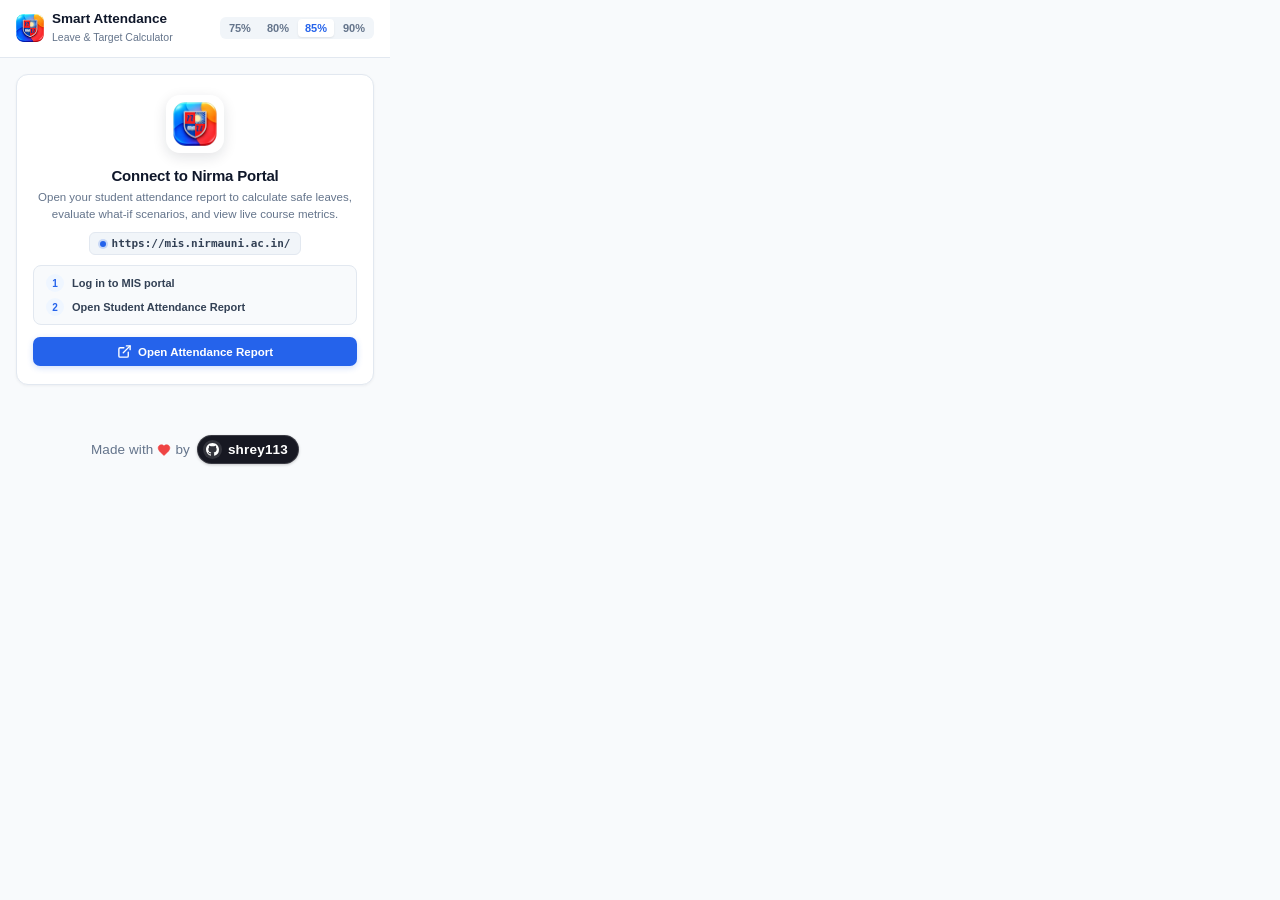
<file: popup/popup.html>
<!DOCTYPE html>
<html lang="en">
<head>
  <meta charset="UTF-8">
  <meta name="viewport" content="width=device-width, initial-scale=1.0">
  <title>Nirma Smart Attendance</title>
  <link rel="stylesheet" href="popup.css">
</head>
<body>
  <div class="nsa-popup">
    <!-- Clean Minimal Header -->
    <header class="nsa-header">
      <div class="nsa-brand">
        <img src="../assets/icons/icon48.png" class="nsa-logo-img" alt="Logo">
        <div>
          <h1 class="nsa-title">Smart Attendance</h1>
          <span class="nsa-sub">Leave &amp; Target Calculator</span>
        </div>
      </div>
      <!-- Target Pills -->
      <div class="nsa-target-toggle" id="popupTargetToggle">
        <button class="nsa-target-btn" data-target="75">75%</button>
        <button class="nsa-target-btn" data-target="80">80%</button>
        <button class="nsa-target-btn active" data-target="85">85%</button>
        <button class="nsa-target-btn" data-target="90">90%</button>
      </div>
    </header>

    <!-- INACTIVE STATE -->
    <section id="inactiveState" class="nsa-inactive" style="display: none;">
      <div class="nsa-inactive-card">
        <!-- Visual Icon Badge with App Logo -->
        <div class="nsa-inactive-icon-wrapper">
          <img src="../assets/icons/icon128.png" class="nsa-inactive-app-icon" alt="Nirma Smart Attendance">
        </div>

        <div class="nsa-inactive-text">
          <h2 class="nsa-inactive-title">Connect to Nirma Portal</h2>
          <p class="nsa-inactive-desc">
            Open your student attendance report to calculate safe leaves, evaluate what-if scenarios, and view live course metrics.
          </p>
        </div>

        <div class="nsa-portal-badge" title="https://mis.nirmauni.ac.in/">
          <div class="nsa-portal-dot"></div>
          <span class="nsa-portal-host">https://mis.nirmauni.ac.in/</span>
        </div>

        <!-- 2-Step Guide -->
        <div class="nsa-inactive-steps">
          <div class="nsa-step-item">
            <span class="nsa-step-num">1</span>
            <span class="nsa-step-text">Log in to MIS portal</span>
          </div>
          <div class="nsa-step-item">
            <span class="nsa-step-num">2</span>
            <span class="nsa-step-text">Open Student Attendance Report</span>
          </div>
        </div>

        <div class="nsa-inactive-actions">
          <button id="btnOpenAttendancePage" class="nsa-btn nsa-btn-primary nsa-btn-launch">
            <svg class="nsa-svg" width="15" height="15" viewBox="0 0 24 24" fill="none" stroke="currentColor" stroke-width="2.2" stroke-linecap="round" stroke-linejoin="round">
              <path d="M18 13v6a2 2 0 0 1-2 2H5a2 2 0 0 1-2-2V8a2 2 0 0 1 2-2h6"></path>
              <polyline points="15 3 21 3 21 9"></polyline>
              <line x1="10" y1="14" x2="21" y2="3"></line>
            </svg>
            Open Attendance Report
          </button>
          <div id="cachedOptionBox" style="display: none; width: 100%;">
            <button id="btnOpenCachedDashboard" class="nsa-btn nsa-btn-secondary nsa-btn-cached">
              <svg class="nsa-svg" width="14" height="14" viewBox="0 0 24 24" fill="none" stroke="currentColor" stroke-width="2" stroke-linecap="round" stroke-linejoin="round">
                <line x1="18" y1="20" x2="18" y2="10"></line>
                <line x1="12" y1="20" x2="12" y2="4"></line>
                <line x1="6" y1="20" x2="6" y2="14"></line>
              </svg>
              View Saved Offline Report
            </button>
          </div>
        </div>
      </div>

      <!-- Developer Attribution placed at bottom of page (replaces Safe Leaves / Simulator / Local Only) -->
      <div class="unified-footer-pill">
        <span class="footer-made-by-text">Made with <svg viewBox="0 0 24 24" width="14" height="14" fill="#ef4444" stroke="#ef4444" style="vertical-align: -1px; display: inline-block;"><path d="M12 21.35l-1.45-1.32C5.4 15.36 2 12.28 2 8.5 2 5.42 4.42 3 7.5 3c1.74 0 3.41.81 4.5 2.09C13.09 3.81 14.76 3 16.5 3 19.58 3 22 5.42 22 8.5c0 3.78-3.4 6.86-8.55 11.54L12 21.35z"/></svg> by</span>
        <a href="https://github.com/shrey113" target="_blank" rel="noopener" class="github-log-badge" title="GitHub: shrey113">
          <span class="github-log-icon-circle">
            <svg viewBox="0 0 24 24" width="13" height="13" fill="currentColor"><path d="M12 0C5.37 0 0 5.37 0 12c0 5.31 3.435 9.795 8.205 11.385.6.105.825-.255.825-.57 0-.285-.015-1.23-.015-2.235-3.015.555-3.795-.735-4.035-1.41-.135-.345-.72-1.41-1.23-1.695-.42-.225-1.02-.78-.015-.795.945-.015 1.62.87 1.845 1.23 1.08 1.815 2.805 1.305 3.495.99.105-.78.42-1.305.765-1.605-2.67-.3-5.46-1.335-5.46-5.925 0-1.305.465-2.385 1.23-3.225-.12-.3-.54-1.53.12-3.18 0 0 1.005-.315 3.3 1.23.96-.27 1.98-.405 3-.405s2.04.135 3 .405c2.295-1.56 3.3-1.23 3.3-1.23.66 1.65.24 2.88.12 3.18.765.84 1.23 1.905 1.23 3.225 0 4.605-2.805 5.625-5.475 5.925.435.375.81 1.095.81 2.22 0 1.605-.015 2.895-.015 3.3 0 .315.225.69.825.57A12.02 12.02 0 0024 12c0-6.63-5.37-12-12-12z"/></svg>
          </span>
          <span class="github-log-text">shrey113</span>
        </a>
      </div>
    </section>

    <!-- ACTIVE STATE -->
    <main id="activeState" class="nsa-active" style="display: none;">
      <!-- Action Bar -->
      <div class="nsa-action-row">
        <button id="btnOpenFullDashboard" class="nsa-btn nsa-btn-primary">
          <svg class="nsa-svg" width="14" height="14" viewBox="0 0 24 24" fill="none" stroke="currentColor" stroke-width="2" stroke-linecap="round" stroke-linejoin="round"><rect x="2" y="3" width="20" height="14" rx="2" ry="2"></rect><line x1="8" y1="21" x2="16" y2="21"></line><line x1="12" y1="17" x2="12" y2="21"></line></svg>
          Full View &amp; Leave Simulator
        </button>
      </div>

      <!-- Course Leave Cards -->
      <div class="nsa-section-title">
        <span>Courses</span>
        <span id="subjectCountBadge" class="nsa-counter">0 courses</span>
      </div>

      <div class="nsa-course-list" id="subjectScrollList">
        <div class="nsa-loading">Loading attendance data...</div>
      </div>
    </main>

    <!-- Simple Footer -->
    <footer class="nsa-footer">
      <div class="unified-footer-pill">
        <span class="footer-made-by-text">Made with <svg viewBox="0 0 24 24" width="14" height="14" fill="#ef4444" stroke="#ef4444" style="vertical-align: -1px; display: inline-block;"><path d="M12 21.35l-1.45-1.32C5.4 15.36 2 12.28 2 8.5 2 5.42 4.42 3 7.5 3c1.74 0 3.41.81 4.5 2.09C13.09 3.81 14.76 3 16.5 3 19.58 3 22 5.42 22 8.5c0 3.78-3.4 6.86-8.55 11.54L12 21.35z"/></svg> by</span>
        <a href="https://github.com/shrey113" target="_blank" rel="noopener" class="github-log-badge" title="GitHub: shrey113">
          <span class="github-log-icon-circle">
            <svg viewBox="0 0 24 24" width="13" height="13" fill="currentColor"><path d="M12 0C5.37 0 0 5.37 0 12c0 5.31 3.435 9.795 8.205 11.385.6.105.825-.255.825-.57 0-.285-.015-1.23-.015-2.235-3.015.555-3.795-.735-4.035-1.41-.135-.345-.72-1.41-1.23-1.695-.42-.225-1.02-.78-.015-.795.945-.015 1.62.87 1.845 1.23 1.08 1.815 2.805 1.305 3.495.99.105-.78.42-1.305.765-1.605-2.67-.3-5.46-1.335-5.46-5.925 0-1.305.465-2.385 1.23-3.225-.12-.3-.54-1.53.12-3.18 0 0 1.005-.315 3.3 1.23.96-.27 1.98-.405 3-.405s2.04.135 3 .405c2.295-1.56 3.3-1.23 3.3-1.23.66 1.65.24 2.88.12 3.18.765.84 1.23 1.905 1.23 3.225 0 4.605-2.805 5.625-5.475 5.925.435.375.81 1.095.81 2.22 0 1.605-.015 2.895-.015 3.3 0 .315.225.69.825.57A12.02 12.02 0 0024 12c0-6.63-5.37-12-12-12z"/></svg>
          </span>
          <span class="github-log-text">shrey113</span>
        </a>
      </div>
      <button id="btnRefreshPopup" class="nsa-refresh-btn" title="Refresh Attendance Data">
        <svg class="nsa-svg" width="11" height="11" viewBox="0 0 24 24" fill="none" stroke="currentColor" stroke-width="2.5" stroke-linecap="round" stroke-linejoin="round"><polyline points="23 4 23 10 17 10"></polyline><polyline points="1 20 1 14 7 14"></polyline><path d="M3.51 9a9 9 0 0 1 14.85-3.36L23 10M1 14l4.64 4.36A9 9 0 0 0 20.49 15"></path></svg>
        Refresh
      </button>
    </footer>
  </div>

  <script src="../utils/calculations.js"></script>
  <script src="../utils/storage.js"></script>
  <script src="popup.js"></script>
</body>
</html>
</file>
<file: dashboard/dashboard.css>
/* ==========================================================================
   Nirma Smart Attendance - Full Dashboard Stylesheet
   ========================================================================== */

:root {
  --primary: #2563eb;
  --primary-hover: #1d4ed8;
  --primary-light: #eff6ff;
  --safe: #10b981;
  --safe-bg: #ecfdf5;
  --safe-border: #a7f3d0;
  --warning: #f59e0b;
  --warning-bg: #fffbeb;
  --warning-border: #fde68a;
  --danger: #ef4444;
  --danger-bg: #fef2f2;
  --danger-border: #fecaca;
  --gray-50: #f8fafc;
  --gray-100: #f1f5f9;
  --gray-200: #e2e8f0;
  --gray-300: #cbd5e1;
  --gray-500: #64748b;
  --gray-700: #334155;
  --gray-900: #0f172a;
  --font: -apple-system, BlinkMacSystemFont, "Segoe UI", Roboto, "Helvetica Neue", Arial, sans-serif;
  --shadow: 0 4px 6px -1px rgba(0, 0, 0, 0.07), 0 2px 4px -2px rgba(0, 0, 0, 0.05);
}

* {
  margin: 0;
  padding: 0;
  box-sizing: border-box;
}

body {
  font-family: var(--font);
  background: #f1f5f9;
  color: var(--gray-900);
  min-height: 100vh;
}

.nsa-app {
  display: flex;
  flex-direction: column;
  min-height: 100vh;
}

/* Top Navigation Bar */
.nsa-topbar {
  position: sticky;
  top: 0;
  z-index: 100;
  background: #ffffff;
  border-bottom: 1px solid var(--gray-200);
  padding: 16px 36px;
  display: flex;
  align-items: center;
  justify-content: space-between;
  box-shadow: 0 1px 3px rgba(0, 0, 0, 0.04);
}

.nsa-brand {
  display: flex;
  align-items: center;
  gap: 12px;
}

.nsa-brand-icon {
  width: 38px;
  height: 38px;
  border-radius: 10px;
  object-fit: contain;
  flex-shrink: 0;
  display: block;
}

.nsa-brand-title {
  font-size: 18px;
  font-weight: 800;
  color: var(--gray-900);
}

.nsa-brand-desc {
  font-size: 12px;
  color: var(--gray-500);
}

.nsa-topbar-actions {
  display: flex;
  align-items: center;
  gap: 12px;
}

.nsa-target-control {
  display: flex;
  align-items: center;
  gap: 8px;
  background: var(--gray-100);
  padding: 6px 12px;
  border-radius: 8px;
  font-size: 13px;
  font-weight: 600;
  color: var(--gray-700);
}

.nsa-select {
  border: 1px solid var(--gray-300);
  border-radius: 6px;
  padding: 4px 8px;
  font-size: 13px;
  font-weight: 700;
  color: var(--primary);
  background: #ffffff;
  outline: none;
  cursor: pointer;
}

.nsa-btn {
  padding: 8px 16px;
  border-radius: 8px;
  font-size: 13px;
  font-weight: 600;
  cursor: pointer;
  transition: all 0.15s ease;
  border: none;
}

.nsa-btn-primary {
  background: var(--primary);
  color: #ffffff;
}

.nsa-btn-primary:hover {
  background: var(--primary-hover);
}

.nsa-btn-outline {
  background: #ffffff;
  color: var(--gray-700);
  border: 1px solid var(--gray-300);
}

.nsa-btn-outline:hover {
  background: var(--gray-50);
}

/* Main Container */
.nsa-main-container {
  max-width: 1280px;
  width: 100%;
  margin: 0 auto;
  padding: 28px 24px;
  display: flex;
  flex-direction: column;
  gap: 24px;
  flex: 1;
}

/* Metrics Grid */
.nsa-metrics-grid {
  display: grid;
  grid-template-columns: repeat(3, 1fr);
  gap: 16px;
}

.nsa-metric-card {
  background: #ffffff;
  border: 1px solid var(--gray-200);
  border-radius: 14px;
  padding: 20px;
  box-shadow: var(--shadow);
  display: flex;
  flex-direction: column;
  justify-content: space-between;
}

.nsa-card-hero {
  border-left: 4px solid var(--primary);
}

.nsa-metric-header {
  display: flex;
  align-items: center;
  justify-content: space-between;
}

.nsa-metric-title {
  font-size: 13px;
  font-weight: 600;
  color: var(--gray-500);
}

.nsa-hero-stat {
  display: flex;
  align-items: baseline;
  gap: 12px;
  margin: 12px 0 8px;
}

.nsa-large-pct {
  font-size: 38px;
  font-weight: 800;
  color: var(--primary);
  line-height: 1;
}

.nsa-stat-sub {
  font-size: 13px;
  color: var(--gray-500);
}

.nsa-metric-val {
  font-size: 28px;
  font-weight: 800;
  margin: 10px 0 4px;
  color: var(--gray-900);
}

.nsa-metric-sub {
  font-size: 11.5px;
  color: var(--gray-500);
}

.nsa-progress-track {
  height: 8px;
  background: var(--gray-100);
  border-radius: 9999px;
  overflow: hidden;
  margin-top: 8px;
}

.nsa-progress-fill {
  height: 100%;
  background: linear-gradient(90deg, #3b82f6, #10b981);
  border-radius: 9999px;
  transition: width 0.4s ease;
}

.text-danger { color: var(--danger) !important; }
.text-success { color: var(--safe) !important; }

/* Developer Attribution & Sleek GitHub Badge */
.unified-footer-pill {
  display: inline-flex;
  flex-direction: row;
  align-items: center;
  justify-content: center;
  text-align: center;
  gap: 9px;
  line-height: 1;
}

.footer-made-by-text {
  font-size: 15px;
  font-weight: 500;
  color: var(--gray-500);
  letter-spacing: 0.1px;
  display: inline-flex;
  align-items: center;
  gap: 5px;
}

.github-log-badge {
  display: inline-flex;
  align-items: center;
  gap: 7px;
  padding: 5px 12px 5px 6px;
  border-radius: 9999px;
  background: #171822;
  border: 1px solid rgba(255, 255, 255, 0.12);
  box-shadow: 0 1px 3px rgba(0, 0, 0, 0.25);
  text-decoration: none;
  cursor: pointer;
  line-height: 1;
  transition: all 0.15s ease;
}

.github-log-badge:hover {
  background: #1e202e;
  border-color: rgba(255, 255, 255, 0.3);
  transform: translateY(-1px);
}

.github-log-icon-circle {
  display: flex;
  align-items: center;
  justify-content: center;
  width: 21px;
  height: 21px;
  border-radius: 50%;
  background: rgba(255, 255, 255, 0.1);
  color: #ffffff;
  font-size: 12.5px;
  flex-shrink: 0;
}

.github-log-text {
  color: #ffffff;
  font-size: 14.5px;
  font-weight: 500;
  letter-spacing: 0.2px;
  line-height: 1;
}

/* UI Icons and Status Dots */
.nsa-svg {
  display: inline-block;
  vertical-align: -2px;
  flex-shrink: 0;
}

.nsa-dot {
  display: inline-block;
  width: 7px;
  height: 7px;
  border-radius: 50%;
  margin-right: 6px;
  vertical-align: 1px;
}

.nsa-dot-safe {
  background: #10b981;
  box-shadow: 0 0 0 2px rgba(16, 185, 129, 0.2);
}

.nsa-dot-danger {
  background: #ef4444;
  box-shadow: 0 0 0 2px rgba(239, 68, 68, 0.2);
}

.nsa-dot-warning {
  background: #f59e0b;
  box-shadow: 0 0 0 2px rgba(245, 158, 11, 0.2);
}

/* Status Badges */
.nsa-badge {
  padding: 3px 10px;
  border-radius: 9999px;
  font-size: 12px;
  font-weight: 700;
}

.nsa-badge-safe {
  background: var(--safe-bg);
  color: #065f46;
  border: 1px solid var(--safe-border);
}

.nsa-badge-warning {
  background: var(--warning-bg);
  color: #92400e;
  border: 1px solid var(--warning-border);
}

.nsa-badge-danger {
  background: var(--danger-bg);
  color: #991b1b;
  border: 1px solid var(--danger-border);
}

/* Batch Simulation Section */
.nsa-batch-sim-section {
  background: #ffffff;
  border: 1px solid var(--gray-200);
  border-radius: 12px;
  padding: 16px 20px;
  box-shadow: var(--shadow);
}

.nsa-batch-header {
  display: flex;
  align-items: center;
  justify-content: space-between;
  flex-wrap: wrap;
  gap: 14px;
}

.nsa-batch-title {
  font-size: 15px;
  font-weight: 700;
  color: var(--gray-900);
}

.nsa-batch-sub {
  font-size: 12px;
  color: var(--gray-500);
  margin-top: 2px;
}

.nsa-batch-buttons {
  display: flex;
  gap: 8px;
  flex-wrap: wrap;
}

.nsa-sim-chip {
  padding: 6px 12px;
  font-size: 12px;
  font-weight: 600;
  border-radius: 8px;
  background: var(--gray-100);
  border: 1px solid var(--gray-300);
  color: var(--gray-700);
  cursor: pointer;
  transition: all 0.15s ease;
}

.nsa-sim-chip:hover {
  background: var(--primary);
  border-color: var(--primary);
  color: #ffffff;
}

.nsa-sim-reset {
  background: #fee2e2;
  border-color: #fca5a5;
  color: #991b1b;
}

.nsa-sim-reset:hover {
  background: #ef4444;
  border-color: #ef4444;
  color: #ffffff;
}

/* Table Section */
.nsa-table-section {
  background: #ffffff;
  border: 1px solid var(--gray-200);
  border-radius: 14px;
  box-shadow: var(--shadow);
  overflow: hidden;
}

.nsa-table-toolbar {
  padding: 16px 20px;
  border-bottom: 1px solid var(--gray-200);
  display: flex;
  align-items: center;
  justify-content: space-between;
  gap: 12px;
  flex-wrap: wrap;
}

.nsa-tabs {
  display: flex;
  gap: 6px;
}

.nsa-tab {
  padding: 6px 14px;
  font-size: 12.5px;
  font-weight: 600;
  border-radius: 8px;
  background: var(--gray-100);
  border: 1px solid var(--gray-200);
  color: var(--gray-700);
  cursor: pointer;
}

.nsa-tab.active {
  background: var(--gray-900);
  color: #ffffff;
  border-color: var(--gray-900);
}

.nsa-search-wrapper {
  min-width: 280px;
}

.nsa-search-input {
  width: 100%;
  padding: 7px 12px;
  border: 1px solid var(--gray-300);
  border-radius: 8px;
  font-size: 13px;
  outline: none;
}

.nsa-search-input:focus {
  border-color: var(--primary);
}

.nsa-table-responsive {
  overflow-x: auto;
}

.nsa-table {
  width: 100%;
  border-collapse: collapse;
  text-align: left;
}

.nsa-table th {
  background: var(--gray-50);
  padding: 12px 16px;
  font-size: 12px;
  font-weight: 700;
  color: var(--gray-500);
  border-bottom: 1px solid var(--gray-200);
  white-space: nowrap;
}

.nsa-table td {
  padding: 14px 16px;
  font-size: 13px;
  border-bottom: 1px solid var(--gray-100);
  vertical-align: middle;
}

.nsa-table tr:hover td {
  background: #fbfcfe;
}

.nsa-table-empty {
  text-align: center;
  padding: 40px !important;
  color: var(--gray-500);
}

.nsa-type-tag {
  font-size: 10px;
  font-weight: 700;
  padding: 2px 6px;
  border-radius: 4px;
  text-transform: uppercase;
}

.nsa-tag-lec { background: #e0e7ff; color: #3730a3; }
.nsa-tag-prac { background: #fce7f3; color: #9d174d; }

.nsa-stepper-inline {
  display: flex;
  align-items: center;
  gap: 8px;
}

.nsa-stepper-item {
  display: flex;
  align-items: center;
  border: 1px solid var(--gray-300);
  border-radius: 6px;
  background: #ffffff;
  overflow: hidden;
}

.nsa-stepper-item button {
  background: var(--gray-100);
  border: none;
  width: 24px;
  height: 24px;
  cursor: pointer;
  font-weight: 700;
  font-size: 12px;
  user-select: none;
  -webkit-user-select: none;
  touch-action: manipulation;
}

.nsa-stepper-item span {
  width: 28px;
  text-align: center;
  font-size: 12px;
  font-weight: 700;
}

/* Footer */
.nsa-footer {
  padding: 18px 36px;
  border-top: 1px solid var(--gray-200);
  background: #ffffff;
  display: flex;
  align-items: center;
  justify-content: space-between;
  font-size: 12px;
  color: var(--gray-500);
}

.nsa-footer-left {
  display: flex;
  align-items: center;
  gap: 14px;
  flex-wrap: wrap;
}

.nsa-footer-right {
  display: inline-flex;
  align-items: center;
  gap: 12px;
}

.nsa-timestamp-text {
  font-size: 11.5px;
  color: var(--gray-400);
}

.nsa-footer .nsa-refresh-btn {
  background: var(--gray-100);
  border: 1px solid var(--gray-300);
  border-radius: 6px;
  padding: 6px 12px;
  font-size: 12px;
  font-weight: 600;
  color: var(--gray-700);
  cursor: pointer;
  display: inline-flex;
  align-items: center;
  gap: 6px;
  line-height: 1;
  transition: all 0.15s ease;
}

.nsa-footer .nsa-refresh-btn:hover {
  background: #e2e8f0;
  color: var(--gray-900);
  border-color: var(--gray-400);
}

/* ============================================================
   MOBILE RESPONSIVE — max 768px
   ============================================================ */
@media (max-width: 768px) {

  /* Topbar: stack brand above actions */
  .nsa-topbar {
    padding: 10px 14px;
    flex-wrap: wrap;
    gap: 8px;
  }

  .nsa-brand {
    gap: 8px;
  }

  .nsa-brand-icon {
    width: 32px;
    height: 32px;
    font-size: 13px;
    border-radius: 8px;
    flex-shrink: 0;
  }

  .nsa-brand-title {
    font-size: 14px;
  }

  .nsa-brand-desc {
    font-size: 10.5px;
  }

  /* Keep GitHub badge always visible on mobile in topbar */
  .nsa-topbar-actions {
    display: flex;
    align-items: center;
    justify-content: space-between;
    width: 100%;
    gap: 8px;
    flex-wrap: wrap;
  }

  .nsa-topbar-actions .unified-footer-pill {
    display: inline-flex !important;
    flex-shrink: 0;
  }

  .nsa-target-control {
    padding: 5px 10px;
    font-size: 12px;
    gap: 6px;
  }

  /* Metrics: 1 column stacked */
  .nsa-metrics-grid {
    grid-template-columns: 1fr;
    gap: 10px;
  }

  .nsa-metric-card {
    padding: 14px 16px;
    border-radius: 10px;
  }

  .nsa-metric-val {
    font-size: 22px;
    margin: 6px 0 2px;
  }

  /* Main container padding */
  .nsa-main-container {
    padding: 14px 12px;
    gap: 14px;
  }

  /* Table toolbar: stack tabs and search */
  .nsa-table-toolbar {
    padding: 12px 14px;
    flex-direction: column;
    align-items: flex-start;
    gap: 10px;
  }

  .nsa-tabs {
    gap: 5px;
    flex-wrap: wrap;
  }

  .nsa-tab {
    padding: 5px 10px;
    font-size: 11.5px;
  }

  .nsa-search-wrapper {
    min-width: 0;
    width: 100%;
  }

  .nsa-search-input {
    padding: 7px 10px;
    font-size: 13px;
  }

  /* Table: horizontal scroll + compact cells */
  .nsa-table-responsive {
    overflow-x: auto;
    -webkit-overflow-scrolling: touch;
  }

  .nsa-table th,
  .nsa-table td {
    padding: 10px 10px;
    font-size: 12px;
    white-space: nowrap;
  }

  /* Steppers: bigger tap targets on mobile */
  .nsa-stepper-item button {
    width: 28px;
    height: 28px;
    font-size: 14px;
  }

  .nsa-stepper-item span {
    width: 26px;
    font-size: 12px;
  }

  /* Footer: stack vertically with GitHub attribution always visible */
  .nsa-footer {
    padding: 14px;
    flex-direction: column;
    align-items: stretch;
    gap: 12px;
    font-size: 11px;
  }

  .nsa-footer-left {
    width: 100%;
    display: flex;
    flex-direction: column;
    align-items: flex-start;
    gap: 6px;
  }

  .nsa-footer-left .unified-footer-pill {
    display: inline-flex !important;
  }

  .nsa-footer-right {
    width: 100%;
    display: flex;
    align-items: center;
    justify-content: space-between;
  }

  .nsa-timestamp-text {
    display: inline-block;
    font-size: 10.5px;
  }
}

/* ============================================================
   VERY SMALL screens — max 420px
   ============================================================ */
@media (max-width: 420px) {
  .nsa-topbar {
    padding: 8px 10px;
  }

  .nsa-brand-title {
    font-size: 13px;
  }

  .nsa-topbar-actions .unified-footer-pill,
  .nsa-footer .unified-footer-pill {
    display: inline-flex !important;
  }

  .footer-made-by-text {
    font-size: 12.5px;
  }

  .github-log-badge {
    padding: 3px 8px 3px 5px;
  }

  .github-log-text {
    font-size: 12.5px;
  }

  .nsa-metrics-grid {
    gap: 8px;
  }

  .nsa-tabs {
    gap: 4px;
  }

  .nsa-tab {
    padding: 4px 8px;
    font-size: 11px;
  }
}

/* Print Styling */
@media print {
  .nsa-topbar-actions, .nsa-table-toolbar, .nsa-stepper-inline {
    display: none !important;
  }
  body { background: #ffffff; }
  .nsa-metric-card, .nsa-table-section { box-shadow: none; border: 1px solid #ccc; }
}
</file>
<file: popup/popup.css>
/* ==========================================================================
   Nirma Smart Attendance - Simplified Modern Popup Styles
   Focus: Minimalist, clean, student-centric leave calculator
   ========================================================================== */

:root {
  --primary: #2563eb;
  --primary-hover: #1d4ed8;
  --primary-light: #eff6ff;
  --safe: #059669;
  --safe-bg: #ecfdf5;
  --safe-border: #a7f3d0;
  --warning: #d97706;
  --warning-bg: #fffbeb;
  --warning-border: #fde68a;
  --danger: #dc2626;
  --danger-bg: #fef2f2;
  --danger-border: #fecaca;
  --gray-50: #f8fafc;
  --gray-100: #f1f5f9;
  --gray-200: #e2e8f0;
  --gray-300: #cbd5e1;
  --gray-400: #94a3b8;
  --gray-500: #64748b;
  --gray-700: #334155;
  --gray-900: #0f172a;
  --font: -apple-system, BlinkMacSystemFont, "Segoe UI", Roboto, sans-serif;
}

* {
  margin: 0;
  padding: 0;
  box-sizing: border-box;
}

body {
  width: 390px;
  max-height: 590px;
  font-family: var(--font);
  background: #f8fafc;
  color: var(--gray-900);
  overflow-x: hidden;
}

.nsa-popup {
  display: flex;
  flex-direction: column;
  min-height: 480px;
}

/* Header */
.nsa-header {
  padding: 12px 16px;
  background: #ffffff;
  border-bottom: 1px solid var(--gray-200);
  display: flex;
  align-items: center;
  justify-content: space-between;
}

.nsa-brand {
  display: flex;
  align-items: center;
  gap: 8px;
}

.nsa-logo,
.nsa-logo-img {
  width: 28px;
  height: 28px;
  border-radius: 6px;
  object-fit: contain;
  flex-shrink: 0;
}

.nsa-title {
  font-size: 13.5px;
  font-weight: 700;
  color: var(--gray-900);
  line-height: 1.1;
}

.nsa-sub {
  font-size: 10.5px;
  color: var(--gray-500);
}

/* Target Pills */
.nsa-target-toggle {
  display: flex;
  background: var(--gray-100);
  padding: 2px;
  border-radius: 6px;
  gap: 2px;
}

.nsa-target-btn {
  border: none;
  background: transparent;
  padding: 3px 7px;
  font-size: 11px;
  font-weight: 600;
  color: var(--gray-500);
  border-radius: 4px;
  cursor: pointer;
  transition: all 0.15s ease;
}

.nsa-target-btn.active {
  background: #ffffff;
  color: var(--primary);
  font-weight: 700;
  box-shadow: 0 1px 2px rgba(0, 0, 0, 0.08);
}

/* Inactive State */
.nsa-inactive {
  padding: 16px;
  display: flex;
  flex-direction: column;
  align-items: center;
  justify-content: space-between;
  gap: 12px;
  flex: 1;
}

.nsa-inactive-card {
  background: #ffffff;
  border: 1px solid var(--gray-200);
  border-radius: 12px;
  padding: 20px 16px 18px;
  width: 100%;
  display: flex;
  flex-direction: column;
  align-items: center;
  text-align: center;
  box-shadow: 0 1px 3px rgba(15, 23, 42, 0.05);
}

.nsa-inactive-icon-wrapper {
  position: relative;
  display: flex;
  align-items: center;
  justify-content: center;
  margin-bottom: 4px;
}

.nsa-inactive-app-icon {
  width: 58px;
  height: 58px;
  border-radius: 14px;
  object-fit: contain;
  box-shadow: 0 4px 14px rgba(15, 23, 42, 0.12);
  display: block;
}

.nsa-inactive-text {
  display: flex;
  flex-direction: column;
  gap: 5px;
  margin-top: 10px;
}

.nsa-inactive-title {
  font-size: 15px;
  font-weight: 700;
  color: var(--gray-900);
  letter-spacing: -0.2px;
}

.nsa-inactive-desc {
  font-size: 11.5px;
  color: var(--gray-500);
  line-height: 1.45;
  padding: 0 4px;
}

.nsa-portal-badge {
  margin-top: 10px;
  display: inline-flex;
  align-items: center;
  gap: 6px;
  background: var(--gray-100);
  border: 1px solid var(--gray-200);
  padding: 4px 10px;
  border-radius: 6px;
  max-width: 100%;
  line-height: 1.2;
}

.nsa-portal-dot {
  width: 6px;
  height: 6px;
  border-radius: 50%;
  background: var(--primary);
  flex-shrink: 0;
  box-shadow: 0 0 0 2px rgba(37, 99, 235, 0.2);
}

.nsa-portal-host {
  font-weight: 700;
  color: var(--gray-700);
  font-family: ui-monospace, SFMono-Regular, Menlo, Monaco, Consolas, monospace;
  font-size: 11px;
}

/* Inactive 2-Step Guide */
.nsa-inactive-steps {
  width: 100%;
  margin-top: 10px;
  background: var(--gray-50);
  border: 1px solid var(--gray-200);
  border-radius: 8px;
  padding: 8px 12px;
  display: flex;
  flex-direction: column;
  gap: 6px;
  text-align: left;
  box-sizing: border-box;
}

.nsa-step-item {
  display: flex;
  align-items: center;
  gap: 8px;
  font-size: 11px;
  color: var(--gray-700);
}

.nsa-step-num {
  width: 18px;
  height: 18px;
  border-radius: 50%;
  background: var(--primary-light);
  color: var(--primary);
  font-weight: 700;
  font-size: 10px;
  display: flex;
  align-items: center;
  justify-content: center;
  flex-shrink: 0;
}

.nsa-step-text {
  font-weight: 600;
  color: var(--gray-700);
  line-height: 1.3;
}

.nsa-inactive-actions {
  margin-top: 12px;
  width: 100%;
  display: flex;
  flex-direction: column;
  gap: 7px;
}

.nsa-btn-launch {
  width: 100%;
  padding: 9px 14px;
  font-size: 12.5px;
  font-weight: 700;
  border-radius: 8px;
  background: var(--primary);
  color: #ffffff;
  box-shadow: 0 2px 6px rgba(37, 99, 235, 0.2);
  display: inline-flex;
  align-items: center;
  justify-content: center;
  gap: 6px;
  border: none;
  cursor: pointer;
  transition: all 0.15s ease;
}

.nsa-btn-launch:hover {
  background: var(--primary-hover);
  box-shadow: 0 4px 10px rgba(37, 99, 235, 0.3);
  transform: translateY(-1px);
}

.nsa-btn-cached {
  width: 100%;
  padding: 7px 12px;
  font-size: 11.5px;
  font-weight: 600;
  border-radius: 7px;
  border: 1px solid var(--gray-300);
  background: #ffffff;
  color: var(--gray-700);
  display: inline-flex;
  align-items: center;
  justify-content: center;
  gap: 6px;
  cursor: pointer;
  transition: all 0.15s ease;
}

.nsa-btn-cached:hover {
  background: var(--gray-50);
  border-color: var(--gray-400);
  color: var(--gray-900);
}

.nsa-inactive .unified-footer-pill {
  margin-top: auto;
  padding-top: 6px;
}

/* Active State */
.nsa-active {
  padding: 12px 14px;
  display: flex;
  flex-direction: column;
  gap: 10px;
  flex: 1;
  overflow: hidden;
}

/* Hero Banner */
.nsa-hero-banner {
  background: #ffffff;
  border: 1px solid var(--gray-200);
  border-radius: 12px;
  padding: 12px 14px;
  display: flex;
  align-items: center;
  justify-content: space-between;
  box-shadow: 0 1px 2px rgba(0, 0, 0, 0.04);
}

.nsa-hero-tag {
  font-size: 11px;
  color: var(--gray-500);
  font-weight: 500;
}

.nsa-hero-pct {
  font-size: 26px;
  font-weight: 800;
  line-height: 1.1;
  color: var(--gray-900);
  margin: 2px 0;
}

.nsa-hero-sessions {
  font-size: 11px;
  color: var(--gray-400);
}

.nsa-leave-badge {
  padding: 6px 12px;
  border-radius: 8px;
  font-size: 12px;
  font-weight: 700;
  text-align: right;
  line-height: 1.3;
}

.nsa-leave-safe {
  background: var(--safe-bg);
  color: var(--safe);
  border: 1px solid var(--safe-border);
}

.nsa-leave-danger {
  background: var(--danger-bg);
  color: var(--danger);
  border: 1px solid var(--danger-border);
}

/* Action Buttons */
.nsa-action-row {
  display: flex;
  gap: 6px;
}

/* Developer Attribution & Sleek GitHub Badge */
.unified-footer-pill {
  display: inline-flex !important;
  flex-direction: row !important;
  align-items: center;
  justify-content: center;
  text-align: center;
  gap: 7px;
  line-height: 1;
  white-space: nowrap;
  flex-shrink: 0;
}

.footer-made-by-text {
  font-size: 13.5px;
  font-weight: 500;
  color: var(--gray-500);
  letter-spacing: 0.1px;
  display: inline-flex;
  align-items: center;
  gap: 4px;
}

.github-log-badge {
  display: inline-flex;
  align-items: center;
  gap: 6px;
  padding: 4px 10px 4px 5px;
  border-radius: 9999px;
  background: #171822;
  border: 1px solid rgba(255, 255, 255, 0.15);
  box-shadow: 0 1px 3px rgba(0, 0, 0, 0.2);
  text-decoration: none;
  cursor: pointer;
  line-height: 1;
  transition: all 0.15s ease;
}

.github-log-badge:hover {
  background: #1e202e;
  border-color: rgba(255, 255, 255, 0.3);
  transform: translateY(-1px);
}

.github-log-icon-circle {
  display: flex;
  align-items: center;
  justify-content: center;
  width: 19px;
  height: 19px;
  border-radius: 50%;
  background: rgba(255, 255, 255, 0.12);
  color: #ffffff;
  font-size: 11.5px;
  flex-shrink: 0;
}

.github-log-text {
  color: #ffffff;
  font-size: 13.5px;
  font-weight: 600;
  letter-spacing: 0.2px;
  line-height: 1;
}

.nsa-svg {
  display: inline-block;
  vertical-align: -2px;
  flex-shrink: 0;
}

.nsa-dot {
  display: inline-block;
  width: 7px;
  height: 7px;
  border-radius: 50%;
  margin-right: 6px;
  vertical-align: 1px;
}

.nsa-dot-safe {
  background: #10b981;
  box-shadow: 0 0 0 2px rgba(16, 185, 129, 0.2);
}

.nsa-dot-danger {
  background: #ef4444;
  box-shadow: 0 0 0 2px rgba(239, 68, 68, 0.2);
}

.nsa-dot-warning {
  background: #f59e0b;
  box-shadow: 0 0 0 2px rgba(245, 158, 11, 0.2);
}

.nsa-btn {
  flex: 1;
  padding: 7px 10px;
  border-radius: 7px;
  font-size: 11.5px;
  font-weight: 600;
  cursor: pointer;
  border: none;
  transition: all 0.15s ease;
  text-align: center;
  display: inline-flex;
  align-items: center;
  justify-content: center;
  gap: 6px;
}

.nsa-btn-primary {
  background: var(--primary);
  color: #fff;
}

.nsa-btn-primary:hover {
  background: var(--primary-hover);
}

.nsa-btn-secondary {
  background: #fff;
  border: 1px solid var(--gray-300);
  color: var(--gray-700);
}

.nsa-btn-secondary:hover {
  background: var(--gray-50);
}

/* Section Title */
.nsa-section-title {
  display: flex;
  align-items: center;
  justify-content: space-between;
  font-size: 11.5px;
  font-weight: 700;
  color: var(--gray-700);
  margin-top: 2px;
}

.nsa-counter {
  font-size: 10.5px;
  color: var(--gray-400);
  font-weight: 500;
}

/* Course Cards List */
.nsa-course-list {
  flex: 1;
  overflow-y: auto;
  max-height: 350px;
  display: flex;
  flex-direction: column;
  gap: 6px;
  padding-right: 2px;
}

.nsa-card {
  background: #ffffff;
  border: 1px solid var(--gray-200);
  border-radius: 8px;
  padding: 8px 12px;
  display: flex;
  align-items: center;
  justify-content: space-between;
  gap: 10px;
  transition: all 0.15s ease;
  cursor: pointer;
}

.nsa-card:hover {
  border-color: var(--primary);
  background: var(--gray-50);
  transform: translateY(-1px);
  box-shadow: 0 2px 6px rgba(15, 23, 42, 0.05);
}

.nsa-card-left {
  display: flex;
  flex-direction: column;
  gap: 3px;
  overflow: hidden;
  flex: 1;
}

.nsa-card-name-row {
  display: flex;
  align-items: center;
  gap: 6px;
  overflow: hidden;
}

.nsa-card-name {
  font-size: 12.5px;
  font-weight: 700;
  color: var(--gray-900);
  white-space: nowrap;
  overflow: hidden;
  text-overflow: ellipsis;
  line-height: 1.25;
}

.nsa-card-meta {
  display: flex;
  align-items: center;
  gap: 5px;
  font-size: 11px;
  color: var(--gray-500);
  line-height: 1;
}

.nsa-meta-dot {
  font-size: 9px;
  color: var(--gray-300);
}

.nsa-badge-type {
  font-size: 9px;
  font-weight: 700;
  padding: 1px 5px;
  border-radius: 3px;
  text-transform: uppercase;
  flex-shrink: 0;
  line-height: 1.2;
}

.nsa-type-lec {
  background: #e0e7ff;
  color: #3730a3;
}

.nsa-type-prac {
  background: #fce7f3;
  color: #9d174d;
}

.nsa-card-right {
  display: flex;
  flex-direction: column;
  align-items: flex-end;
  gap: 3px;
  flex-shrink: 0;
}

.nsa-card-pct {
  font-size: 14.5px;
  font-weight: 800;
  line-height: 1.1;
  letter-spacing: -0.2px;
}

.nsa-card-badge {
  font-size: 10px;
  font-weight: 600;
  padding: 2px 6px;
  border-radius: 4px;
  display: inline-flex;
  align-items: center;
  gap: 4px;
  line-height: 1.1;
  white-space: nowrap;
}

.nsa-badge-safe {
  background: var(--safe-bg);
  color: var(--safe);
  border: 1px solid var(--safe-border);
}

.nsa-badge-warning {
  background: var(--warning-bg);
  color: var(--warning);
  border: 1px solid var(--warning-border);
}

.nsa-badge-danger {
  background: var(--danger-bg);
  color: var(--danger);
  border: 1px solid var(--danger-border);
}

.nsa-loading {
  text-align: center;
  padding: 30px;
  color: var(--gray-400);
  font-size: 12px;
}

/* Footer */
.nsa-footer {
  padding: 8px 14px;
  background: #ffffff;
  border-top: 1px solid var(--gray-200);
  display: flex;
  align-items: center;
  justify-content: space-between;
  font-size: 10px;
  color: var(--gray-400);
}

.nsa-footer .nsa-refresh-btn {
  background: var(--gray-100);
  border: 1px solid var(--gray-300);
  border-radius: 5px;
  padding: 3px 8px;
  font-size: 11px;
  font-weight: 600;
  color: var(--gray-700);
  cursor: pointer;
  display: inline-flex;
  align-items: center;
  gap: 4px;
  line-height: 1;
  transition: all 0.15s ease;
}

.nsa-footer .nsa-refresh-btn:hover {
  background: #e2e8f0;
  color: var(--gray-900);
  border-color: var(--gray-400);
}
</file>
